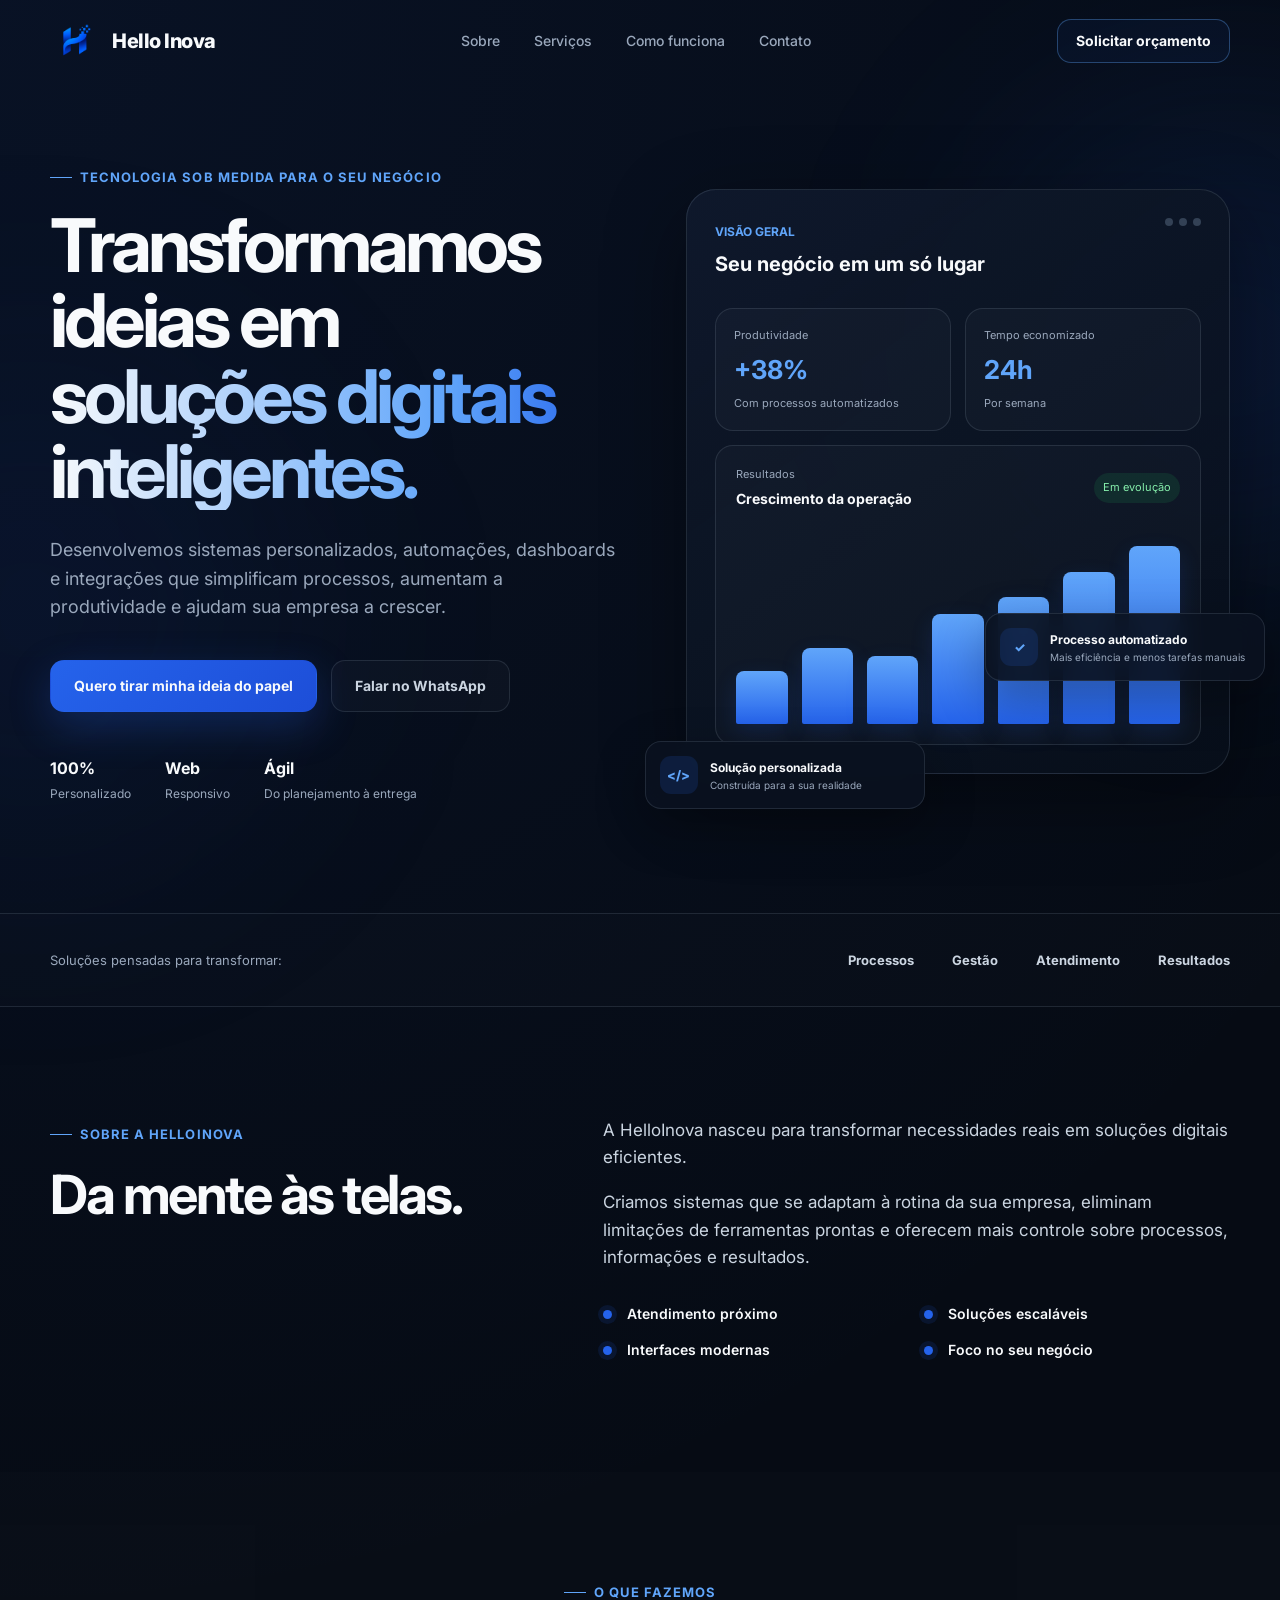
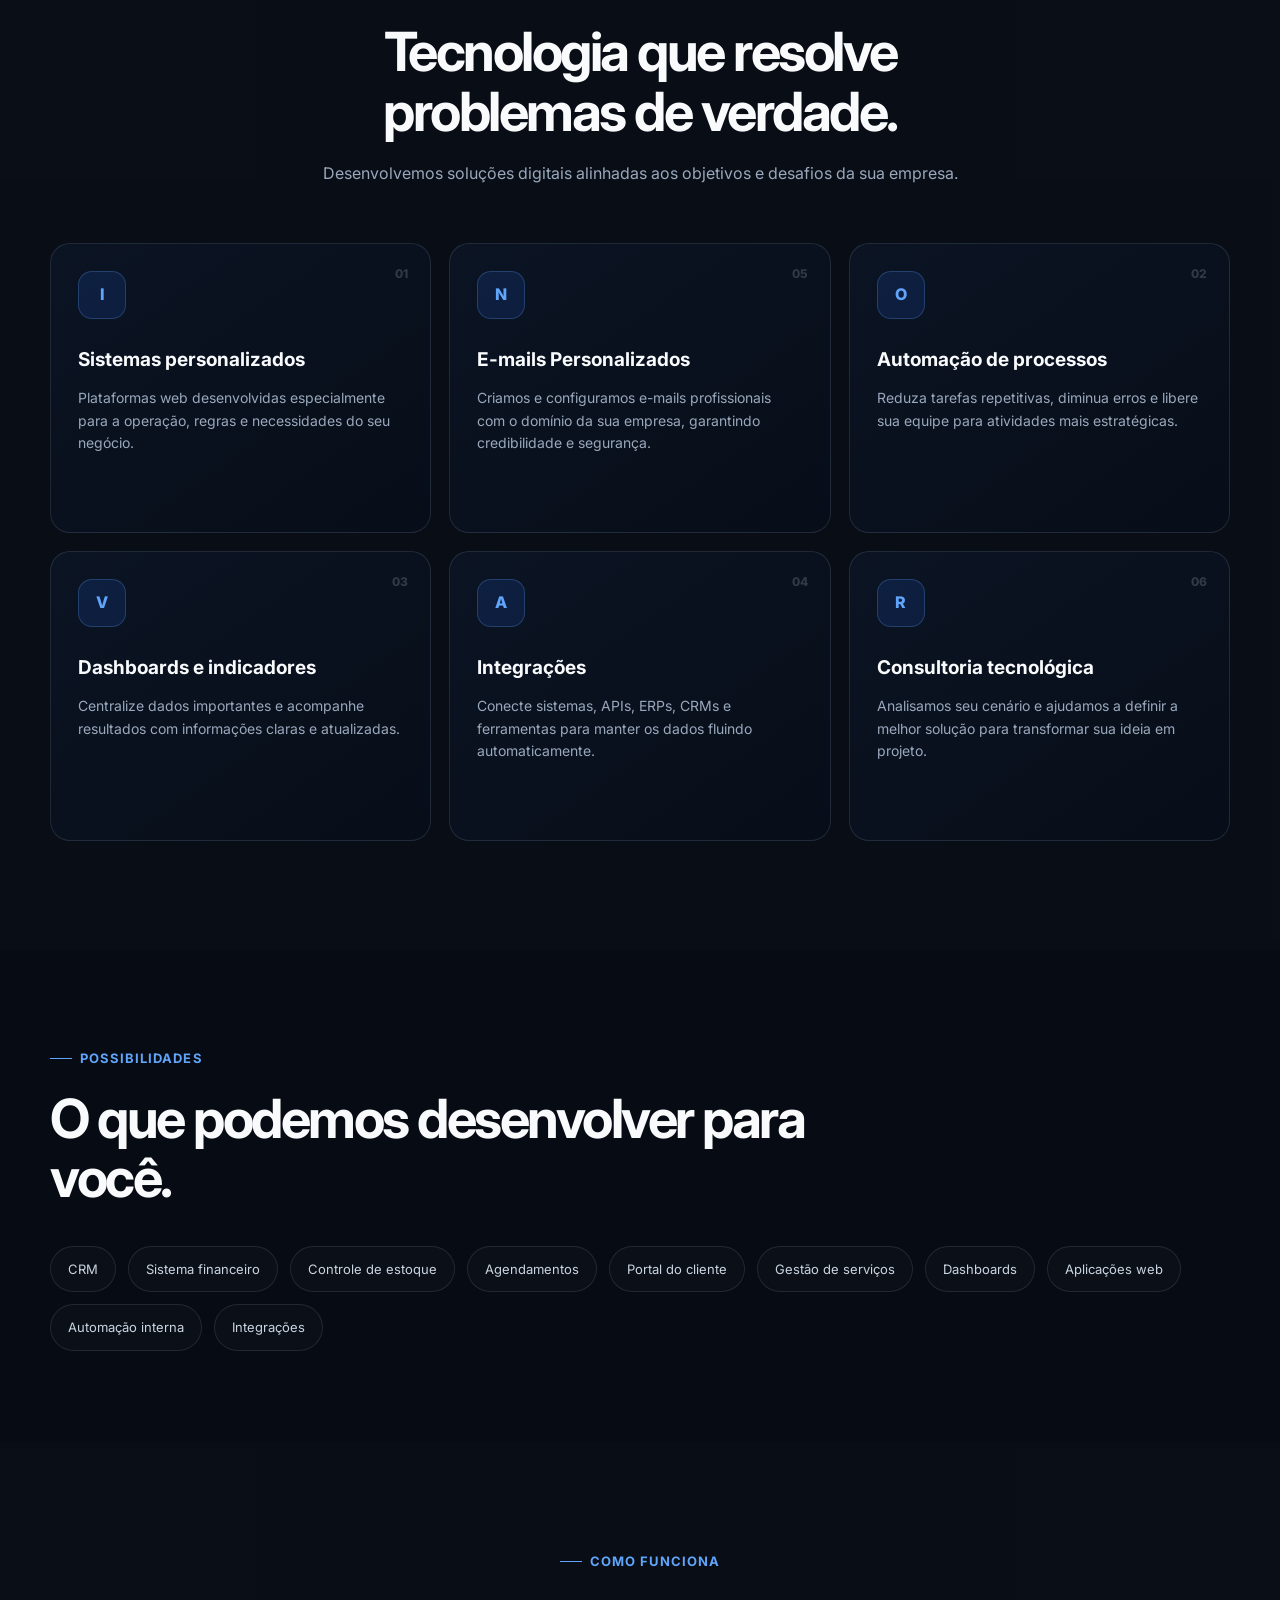
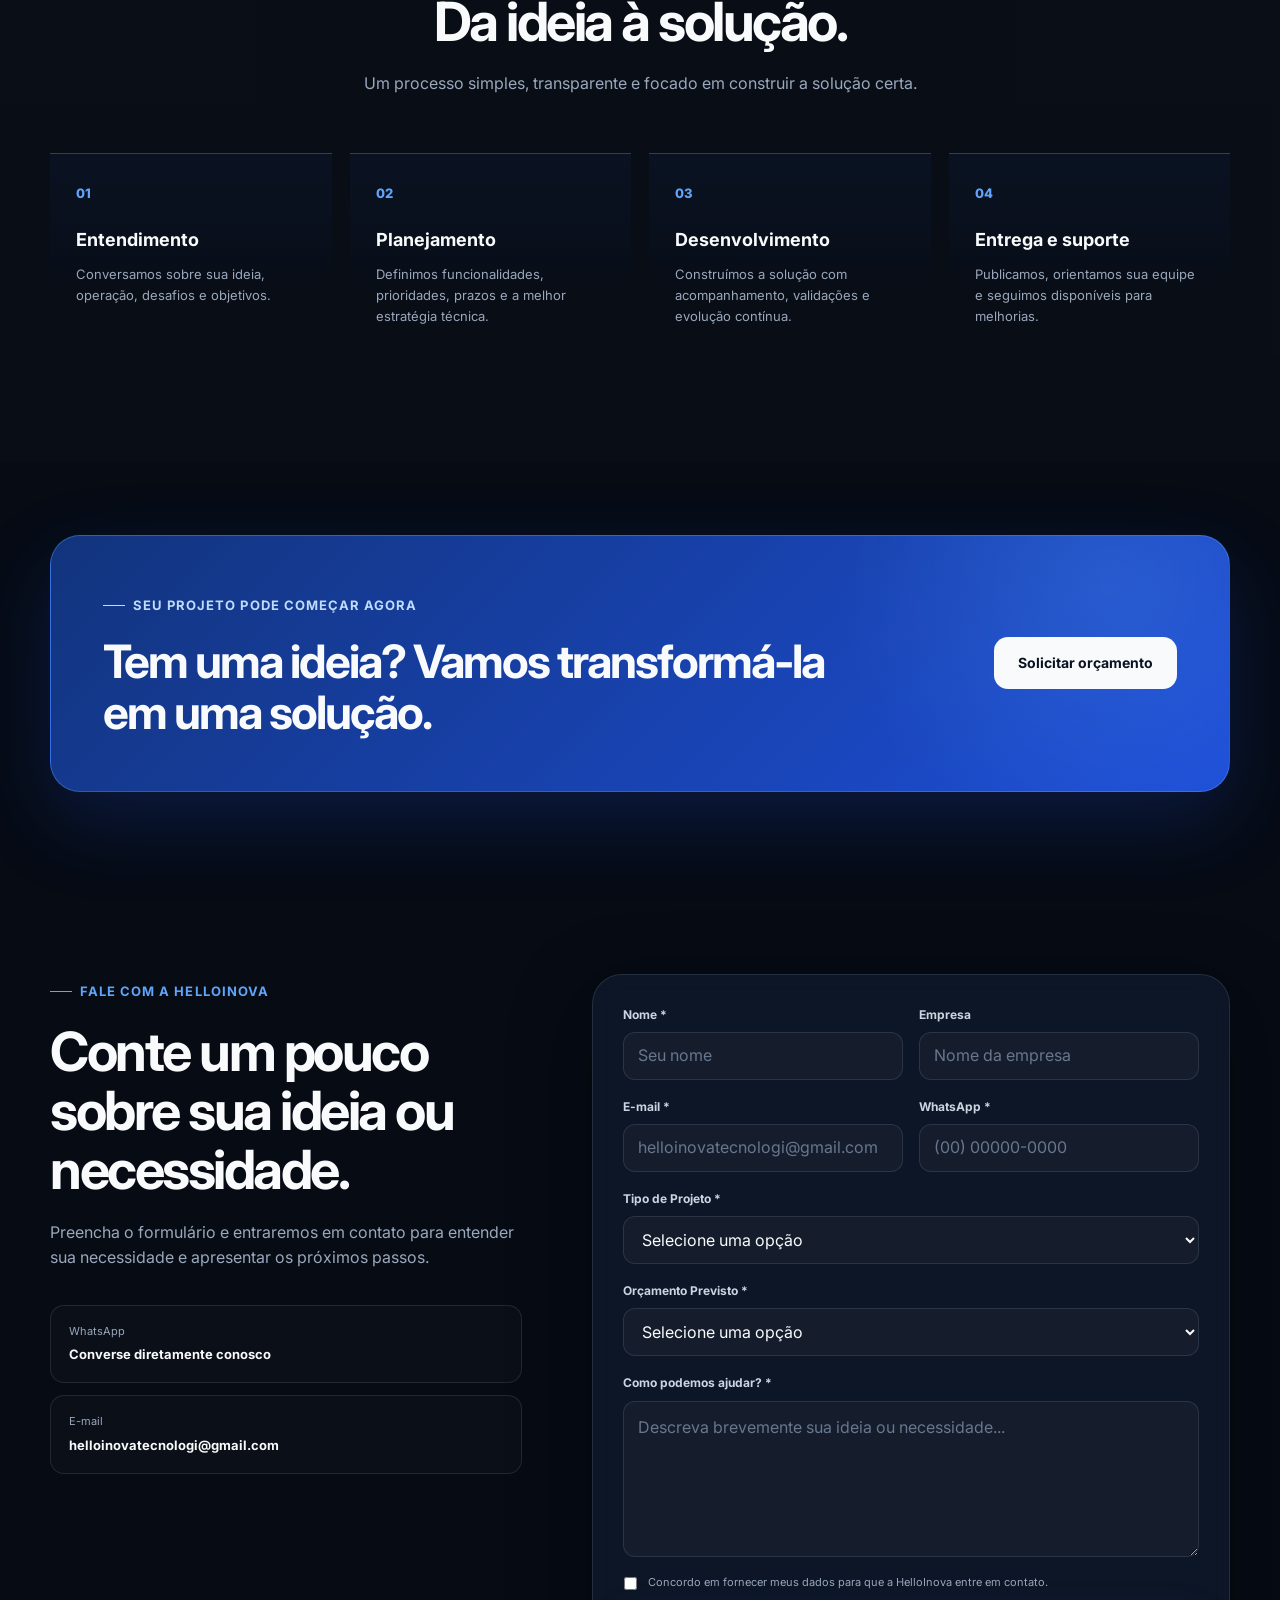
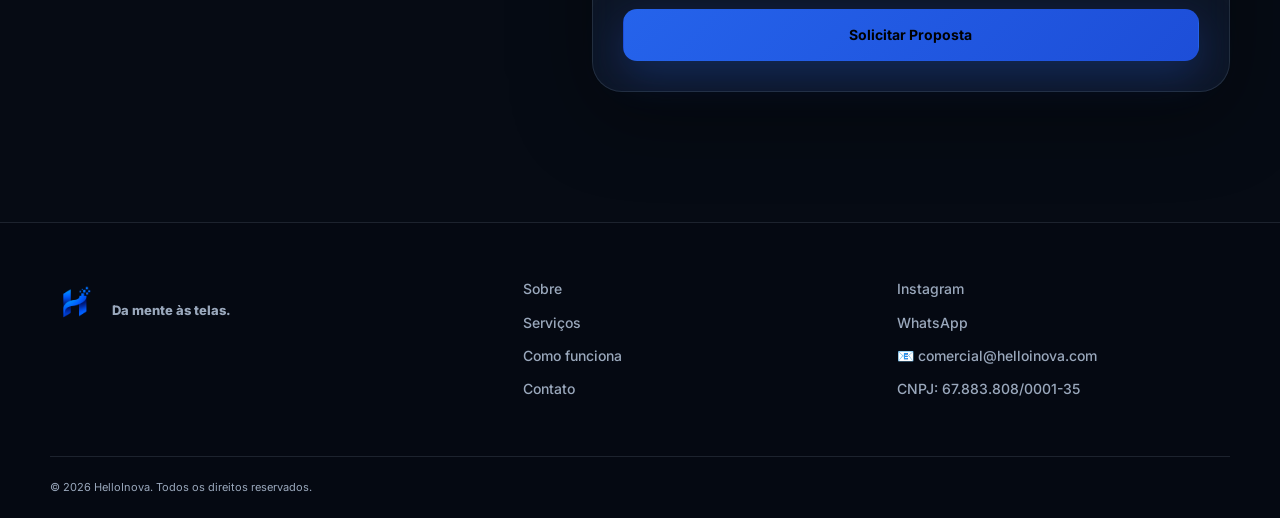
<file: index.html>
<!DOCTYPE html>
<html lang="pt-BR">
<head>
  <meta charset="UTF-8" />
  <meta name="viewport" content="width=device-width, initial-scale=1.0" />

  <link rel="icon" type="image/png" href="img/favicon.ico">

  <title>HelloInova | Sistemas personalizados para o seu negócio</title>
  <meta
    name="description"
    content="A HelloInova desenvolve sistemas personalizados, automações, dashboards e integrações para transformar ideias em soluções digitais."
  />

  <link rel="preconnect" href="https://fonts.googleapis.com" />
  <link rel="preconnect" href="https://fonts.gstatic.com" crossorigin />
  <link
    href="https://fonts.googleapis.com/css2?family=Inter:wght@400;500;600;700;800&display=swap"
    rel="stylesheet"
  />

  <link rel="stylesheet" href="style.css" />
</head>

<body>
  <div class="background-glow background-glow-one"></div>
  <div class="background-glow background-glow-two"></div>

  <header class="header">
    <div class="container navigation">
      <a class="brand" href="#inicio" aria-label="HelloInova - início">
        <img src="img/logo.png" alt="HelloInova" class="logo" />
        <span class="brand-name">Hello Inova</span>
      </a>

      <button
        class="menu-button"
        id="menuButton"
        type="button"
        aria-label="Abrir menu"
        aria-expanded="false"
        aria-controls="navigationMenu"
      >
        <span></span>
        <span></span>
        <span></span>
      </button>

      <nav class="navigation-menu" id="navigationMenu">
        <a href="#sobre">Sobre</a>
        <a href="#servicos">Serviços</a>
        <a href="#processo">Como funciona</a>
        <a href="#contato">Contato</a>
      </nav>

      <a class="button button-small button-outline desktop-cta" href="#contato">
        Solicitar orçamento
      </a>
    </div>
  </header>

  <main>
    <section class="hero section" id="inicio">
      <div class="container hero-grid">
        <div class="hero-content reveal">
          <span class="eyebrow">
            Tecnologia sob medida para o seu negócio
          </span>

          <h1>
            Transformamos ideias em
            <span>soluções digitais inteligentes.</span>
          </h1>

          <p class="hero-description">
            Desenvolvemos sistemas personalizados, automações, dashboards e
            integrações que simplificam processos, aumentam a produtividade e
            ajudam sua empresa a crescer.
          </p>

          <div class="hero-actions">
            <a class="button button-primary" href="#contato">
              Quero tirar minha ideia do papel
            </a>

            <a
              class="button button-ghost whatsapp-link"
              href="#comtato"
              target="_blank"
              rel="noopener noreferrer"
            >
              Falar no WhatsApp
            </a>
          </div>

          <div class="hero-highlights">
            <div>
              <strong>100%</strong>
              <span>Personalizado</span>
            </div>
            <div>
              <strong>Web</strong>
              <span>Responsivo</span>
            </div>
            <div>
              <strong>Ágil</strong>
              <span>Do planejamento à entrega</span>
            </div>
          </div>
        </div>

        <div class="hero-visual reveal">
          <div class="dashboard-card">
            <div class="dashboard-header">
              <div>
                <span class="dashboard-label">Visão geral</span>
                <h2>Seu negócio em um só lugar</h2>
              </div>

              <div class="window-actions">
                <span></span>
                <span></span>
                <span></span>
              </div>
            </div>

            <div class="dashboard-metrics">
              <article class="metric-card">
                <span>Produtividade</span>
                <strong>+38%</strong>
                <small>Com processos automatizados</small>
              </article>

              <article class="metric-card">
                <span>Tempo economizado</span>
                <strong>24h</strong>
                <small>Por semana</small>
              </article>
            </div>

            <div class="chart-card">
              <div class="chart-heading">
                <div>
                  <span>Resultados</span>
                  <strong>Crescimento da operação</strong>
                </div>
                <span class="chart-status">Em evolução</span>
              </div>

              <div class="chart">
                <span style="height: 28%"></span>
                <span style="height: 40%"></span>
                <span style="height: 36%"></span>
                <span style="height: 58%"></span>
                <span style="height: 67%"></span>
                <span style="height: 80%"></span>
                <span style="height: 94%"></span>
              </div>
            </div>

            <div class="floating-card floating-card-one">
              <span class="floating-icon">✓</span>
              <div>
                <strong>Processo automatizado</strong>
                <span>Mais eficiência e menos tarefas manuais</span>
              </div>
            </div>

            <div class="floating-card floating-card-two">
              <span class="floating-icon">&lt;/&gt;</span>
              <div>
                <strong>Solução personalizada</strong>
                <span>Construída para a sua realidade</span>
              </div>
            </div>
          </div>
        </div>
      </div>
    </section>

    <section class="trust-bar">
      <div class="container trust-content">
        <span>Soluções pensadas para transformar:</span>
        <div class="trust-items">
          <span>Processos</span>
          <span>Gestão</span>
          <span>Atendimento</span>
          <span>Resultados</span>
        </div>
      </div>
    </section>

    <section class="section" id="sobre">
      <div class="container section-grid">
        <div class="section-heading reveal">
          <span class="eyebrow">Sobre a HelloInova</span>
          <h2>Da mente às telas.</h2>
        </div>

        <div class="section-copy reveal">
          <p>
            A HelloInova nasceu para transformar necessidades reais em soluções
            digitais eficientes.
          </p>

          <p>
            Criamos sistemas que se adaptam à rotina da sua empresa, eliminam
            limitações de ferramentas prontas e oferecem mais controle sobre
            processos, informações e resultados.
          </p>

          <div class="feature-list">
            <span>Atendimento próximo</span>
            <span>Soluções escaláveis</span>
            <span>Interfaces modernas</span>
            <span>Foco no seu negócio</span>
          </div>
        </div>
      </div>
    </section>

    <section class="section services-section" id="servicos">
      <div class="container">
        <div class="section-heading centered reveal">
          <span class="eyebrow">O que fazemos</span>
          <h2>Tecnologia que resolve problemas de verdade.</h2>
          <p>
            Desenvolvemos soluções digitais alinhadas aos objetivos e desafios
            da sua empresa.
          </p>
        </div>

        <div class="services-grid">
          <article class="service-card reveal">
            <span class="service-number">01</span>
            <div class="service-icon">I</div>
            <h3>Sistemas personalizados</h3>
            <p>
              Plataformas web desenvolvidas especialmente para a operação,
              regras e necessidades do seu negócio.
            </p>
          </article>

                    <article class="service-card reveal">
            <span class="service-number">05</span>
            <div class="service-icon">N</div>
            <h3>E-mails Personalizados</h3>
            <p>
              Criamos e configuramos e-mails profissionais com o domínio da sua empresa, garantindo credibilidade e segurança.
            </p>
          </article>

          <article class="service-card reveal">
            <span class="service-number">02</span>
            <div class="service-icon">O</div>
            <h3>Automação de processos</h3>
            <p>
              Reduza tarefas repetitivas, diminua erros e libere sua equipe para
              atividades mais estratégicas.
            </p>
          </article>

          <article class="service-card reveal">
            <span class="service-number">03</span>
            <div class="service-icon">V</div>
            <h3>Dashboards e indicadores</h3>
            <p>
              Centralize dados importantes e acompanhe resultados com
              informações claras e atualizadas.
            </p>
          </article>

          <article class="service-card reveal">
            <span class="service-number">04</span>
            <div class="service-icon">A</div>
            <h3>Integrações</h3>
            <p>
              Conecte sistemas, APIs, ERPs, CRMs e ferramentas para manter os
              dados fluindo automaticamente.
            </p>
          </article>

          <article class="service-card reveal">
            <span class="service-number">06</span>
            <div class="service-icon">R</div>
            <h3>Consultoria tecnológica</h3>
            <p>
              Analisamos seu cenário e ajudamos a definir a melhor solução para
              transformar sua ideia em projeto.
            </p>
          </article>
        </div>
      </div>
    </section>

    <section class="section examples-section">
      <div class="container">
        <div class="section-heading reveal">
          <span class="eyebrow">Possibilidades</span>
          <h2>O que podemos desenvolver para você.</h2>
        </div>

        <div class="tag-list reveal">
          <span>CRM</span>
          <span>Sistema financeiro</span>
          <span>Controle de estoque</span>
          <span>Agendamentos</span>
          <span>Portal do cliente</span>
          <span>Gestão de serviços</span>
          <span>Dashboards</span>
          <span>Aplicações web</span>
          <span>Automação interna</span>
          <span>Integrações</span>
        </div>
      </div>
    </section>

    <section class="section process-section" id="processo">
      <div class="container">
        <div class="section-heading centered reveal">
          <span class="eyebrow">Como funciona</span>
          <h2>Da ideia à solução.</h2>
          <p>
            Um processo simples, transparente e focado em construir a solução
            certa.
          </p>
        </div>

        <div class="process-grid">
          <article class="process-card reveal">
            <span>01</span>
            <h3>Entendimento</h3>
            <p>
              Conversamos sobre sua ideia, operação, desafios e objetivos.
            </p>
          </article>

          <article class="process-card reveal">
            <span>02</span>
            <h3>Planejamento</h3>
            <p>
              Definimos funcionalidades, prioridades, prazos e a melhor
              estratégia técnica.
            </p>
          </article>

          <article class="process-card reveal">
            <span>03</span>
            <h3>Desenvolvimento</h3>
            <p>
              Construímos a solução com acompanhamento, validações e evolução
              contínua.
            </p>
          </article>

          <article class="process-card reveal">
            <span>04</span>
            <h3>Entrega e suporte</h3>
            <p>
              Publicamos, orientamos sua equipe e seguimos disponíveis para
              melhorias.
            </p>
          </article>
        </div>
      </div>
    </section>

    <section class="section cta-section">
      <div class="container">
        <div class="cta-card reveal">
          <div>
            <span class="eyebrow">Seu projeto pode começar agora</span>
            <h2>Tem uma ideia? Vamos transformá-la em uma solução.</h2>
          </div>

          <a class="button button-light" href="#contato">
            Solicitar orçamento
          </a>
        </div>
      </div>
    </section>

    <section class="section contact-section" id="contato">
      <div class="container contact-grid">
        <div class="contact-copy reveal">
          <span class="eyebrow">Fale com a HelloInova</span>
          <h2>Conte um pouco sobre sua ideia ou necessidade.</h2>
          <p>
            Preencha o formulário e entraremos em contato para entender sua
            necessidade e apresentar os próximos passos.
          </p>

          <div class="contact-options">
            <a class="contact-option whatsapp-link" href="#" target="_blank" rel="noopener noreferrer">
              <span>WhatsApp</span>
              <strong>Converse diretamente conosco</strong>
            </a>

            <a class="contact-option" href="mailto:helloinovatecnologi@gmail.com">
              <span>E-mail</span>
              <strong>helloinovatecnologi@gmail.com</strong>
            </a>
          </div>
        </div>

        <form class="lead-form reveal" id="leadForm">
          <div class="form-row">
            <div class="form-group">
              <label for="name">Nome *</label>
              <input
                id="name"
                name="name"
                type="text"
                placeholder="Seu nome"
                autocomplete="name"
                required
              />
            </div>

            <div class="form-group">
              <label for="company">Empresa</label>
              <input
                id="company"
                name="company"
                type="text"
                placeholder="Nome da empresa"
                autocomplete="organization"
              />
            </div>
          </div>

          <div class="form-row">
            <div class="form-group">
              <label for="email">E-mail *</label>
              <input
                id="email"
                name="email"
                type="email"
                placeholder="helloinovatecnologi@gmail.com"
                autocomplete="email"
                required
              />
            </div>

            <div class="form-group">
              <label for="phone">WhatsApp *</label>
              <input
                id="phone"
                name="phone"
                type="tel"
                placeholder="(00) 00000-0000"
                autocomplete="tel"
                required
              />
            </div>
          </div>

          <div class="form-group">
            <label for="projectType">Tipo de Projeto *</label>
            <select id="projectType" name="projectType" required>
              <option value="">Selecione uma opção</option>
              <option value="Sistema personalizado">Sistema personalizado</option>
              <option value="E-mail Personalizado">E-mail Personalizado</option>
              <option value="Dashboard">Dashboard</option>
              <option value="Automação de processos">Automação de processos</option>
              <option value="Integração">Integração</option>
              <option value="Landing page ou site">Landing page ou site</option>
              <option value="Outro">Outro</option>
            </select>
          </div>

          <div class="form-group">
            <label for="budget">Orçamento Previsto *</label>

            <select id="budget" name="budget" required>
              <option value="">Selecione uma opção</option>
              <option>Até R$ 1.000</option>
              <option>R$ 1.000 a R$ 3.000</option>
              <option>R$ 3.000 a R$ 10.000</option>
              <option>R$ 10.000 a R$ 30.000</option>
              <option>Acima de R$ 30.000</option>
              <option>Ainda não sei</option>
            </select>
          </div>

          <div class="form-group">
            <label for="message">Como podemos ajudar? *</label>
            <textarea
              id="message"
              name="message"
              rows="5"
              placeholder="Descreva brevemente sua ideia ou necessidade..."
              required
            ></textarea>
          </div>

          <label class="consent">
            <input id="consent" name="consent" type="checkbox" required />
            <span>
              Concordo em fornecer meus dados para que a HelloInova entre em
              contato.
            </span>
          </label>

          <button class="button button-primary button-full" type="submit">
            Solicitar Proposta
          </button>

          <div class="form-message" id="formMessage" role="status"></div>
        </form>
      </div>
    </section>
  </main>

  <footer class="footer">
    <div class="container footer-content">
      <div>
        <a class="brand" href="#inicio">
          <img src="img/logo.png" alt="HelloInova" class="logo" />
          <p>Da mente às telas.</p>
        </a>
      </div>

      <div class="footer-links">
        <a href="#sobre">Sobre</a>
        <a href="#servicos">Serviços</a>
        <a href="#processo">Como funciona</a>
        <a href="#contato">Contato</a>
      </div>

      <div class="footer-social">
        <a href="https://www.instagram.com/helloinova/" target="_blank" rel="noopener noreferrer" aria-label="Instagram da HelloInova">
          Instagram
        </a>

        <a class="whatsapp-link" href="#" target="_blank" rel="noopener noreferrer">
          WhatsApp
        </a>
        <a href="mailto:comercial@helloinova.com" target="_blank" rel="noopener noreferrer" aria-label="E-mail da HelloInova">
          📧 comercial@helloinova.com
        </a>

        <a>CNPJ: 67.883.808/0001-35</a>
      </div>
    </div>

    <div class="container footer-bottom">
      <span>
        © <span id="currentYear"></span> HelloInova. Todos os direitos reservados.
      </span>
    </div>
  </footer>

  <script src="script.js"></script>
</body>
</html>
</file>
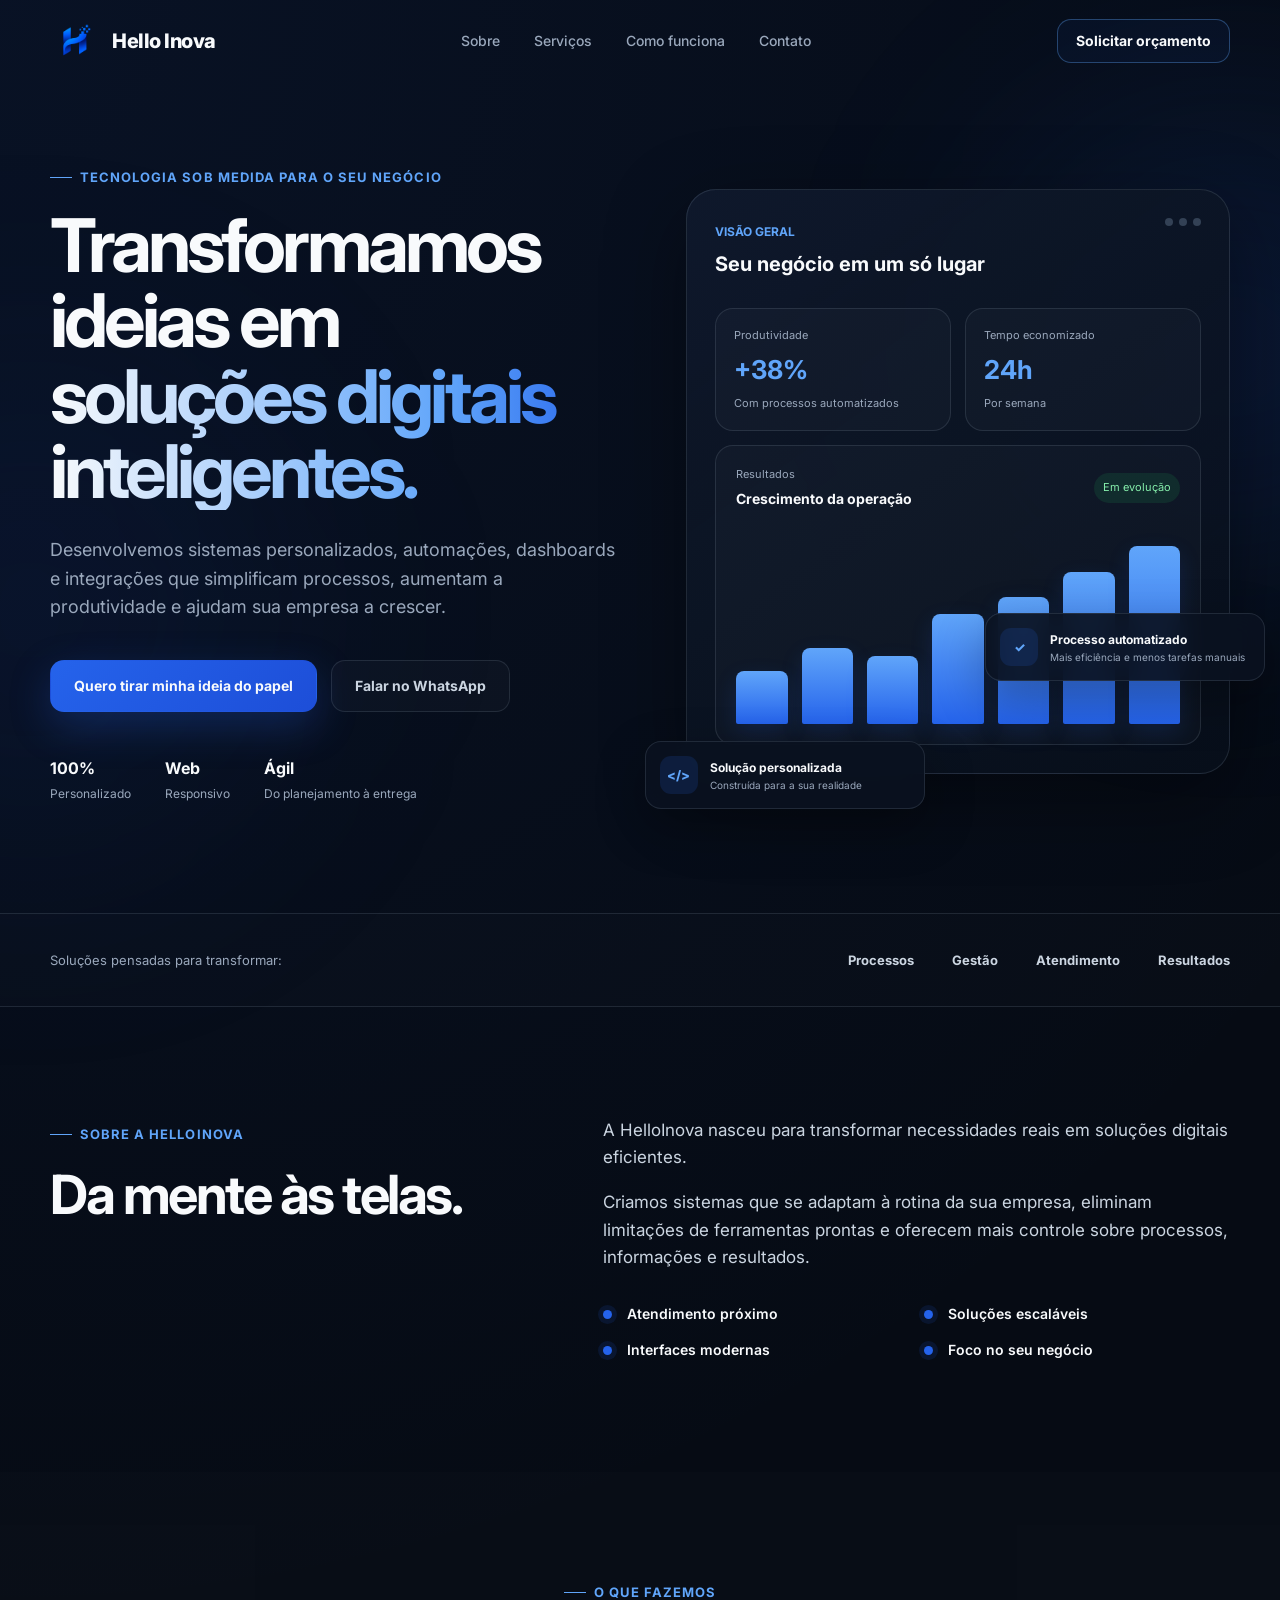
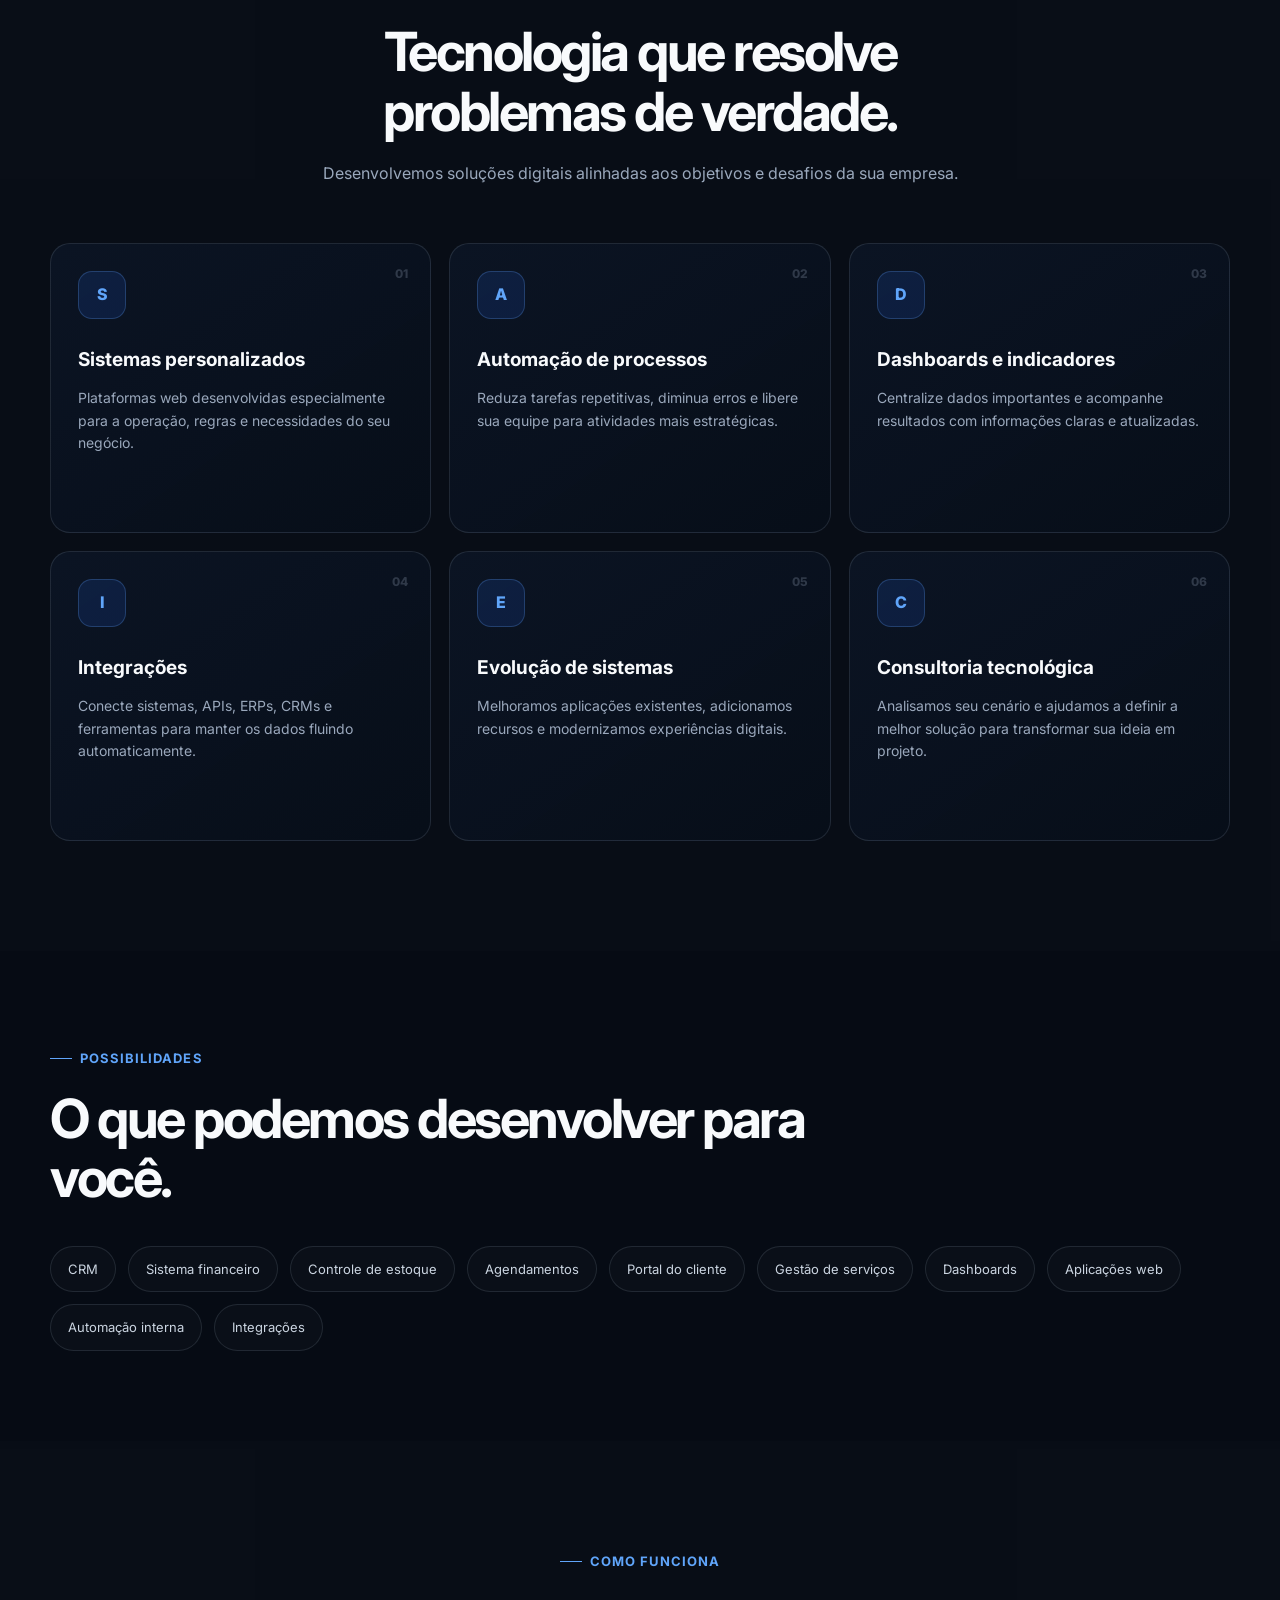
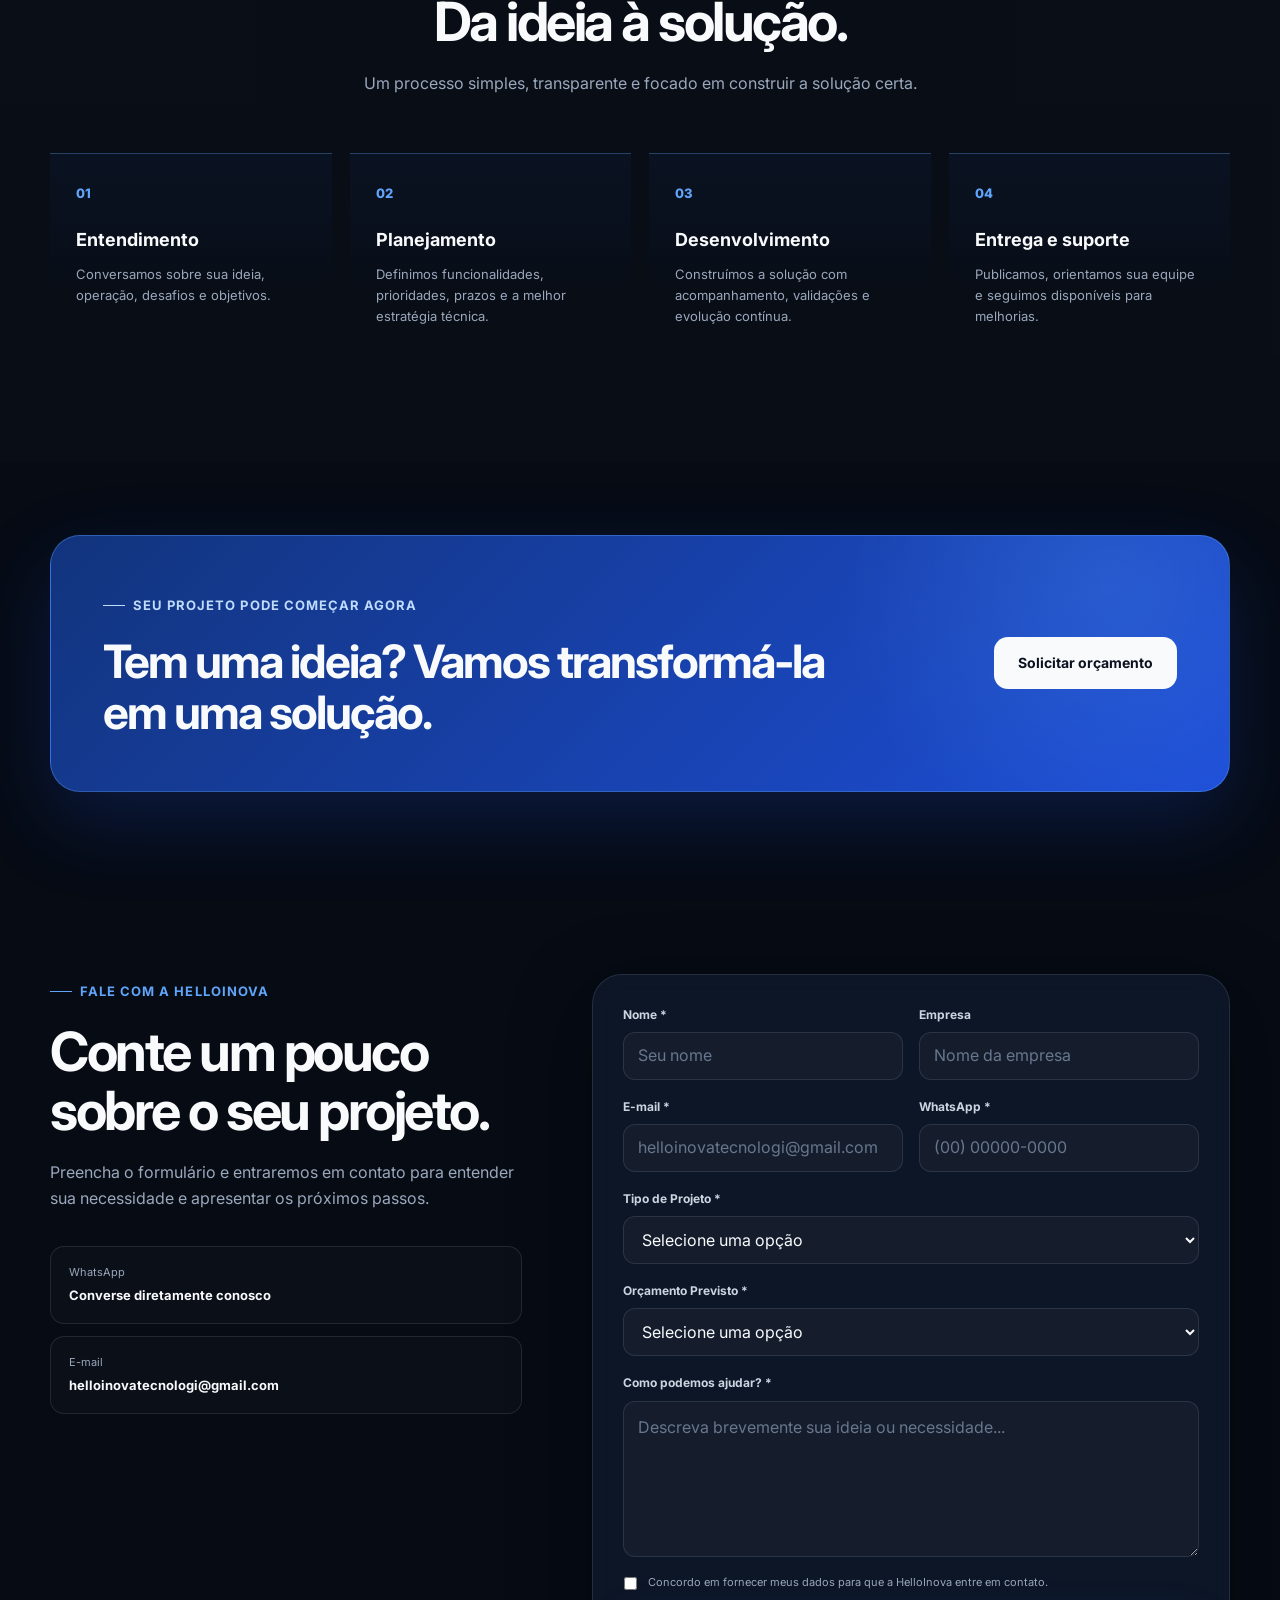
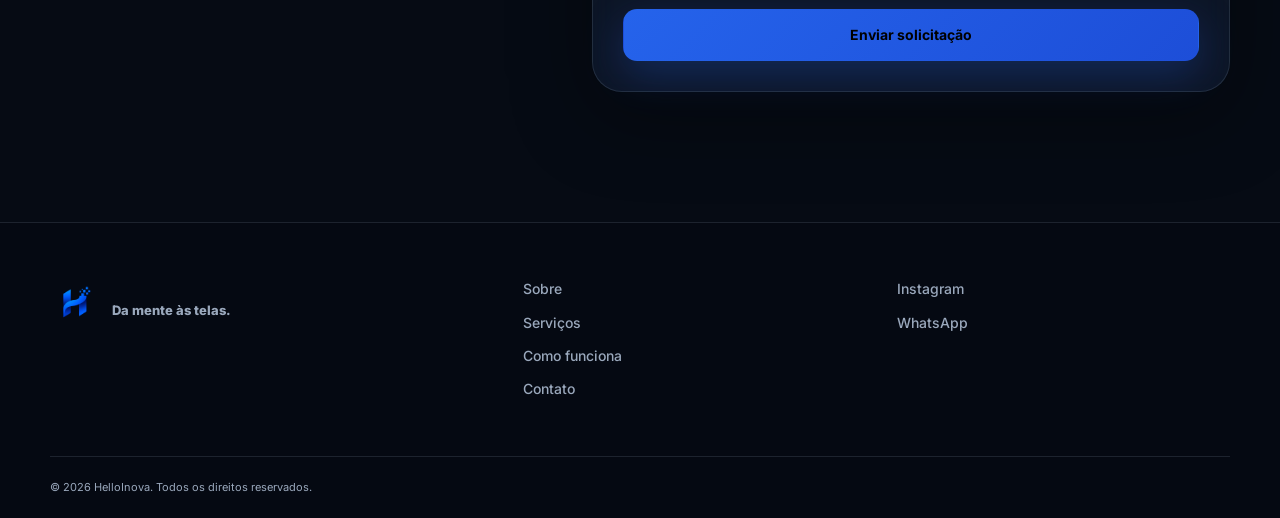
<file: helloinova-landing-page/index.html>
<!DOCTYPE html>
<html lang="pt-BR">
<head>
  <meta charset="UTF-8" />
  <meta name="viewport" content="width=device-width, initial-scale=1.0" />

  <link rel="icon" type="image/png" href="img/favicon.ico">

  <title>HelloInova | Sistemas personalizados para o seu negócio</title>
  <meta
    name="description"
    content="A HelloInova desenvolve sistemas personalizados, automações, dashboards e integrações para transformar ideias em soluções digitais."
  />

  <link rel="preconnect" href="https://fonts.googleapis.com" />
  <link rel="preconnect" href="https://fonts.gstatic.com" crossorigin />
  <link
    href="https://fonts.googleapis.com/css2?family=Inter:wght@400;500;600;700;800&display=swap"
    rel="stylesheet"
  />

  <link rel="stylesheet" href="style.css" />
</head>

<body>
  <div class="background-glow background-glow-one"></div>
  <div class="background-glow background-glow-two"></div>

  <header class="header">
    <div class="container navigation">
      <a class="brand" href="#inicio" aria-label="HelloInova - início">
        <img src="img/logo.png" alt="HelloInova" class="logo" />
        <span class="brand-name">Hello Inova</span>
      </a>

      <button
        class="menu-button"
        id="menuButton"
        type="button"
        aria-label="Abrir menu"
        aria-expanded="false"
        aria-controls="navigationMenu"
      >
        <span></span>
        <span></span>
        <span></span>
      </button>

      <nav class="navigation-menu" id="navigationMenu">
        <a href="#sobre">Sobre</a>
        <a href="#servicos">Serviços</a>
        <a href="#processo">Como funciona</a>
        <a href="#contato">Contato</a>
      </nav>

      <a class="button button-small button-outline desktop-cta" href="#contato">
        Solicitar orçamento
      </a>
    </div>
  </header>

  <main>
    <section class="hero section" id="inicio">
      <div class="container hero-grid">
        <div class="hero-content reveal">
          <span class="eyebrow">
            Tecnologia sob medida para o seu negócio
          </span>

          <h1>
            Transformamos ideias em
            <span>soluções digitais inteligentes.</span>
          </h1>

          <p class="hero-description">
            Desenvolvemos sistemas personalizados, automações, dashboards e
            integrações que simplificam processos, aumentam a produtividade e
            ajudam sua empresa a crescer.
          </p>

          <div class="hero-actions">
            <a class="button button-primary" href="#contato">
              Quero tirar minha ideia do papel
            </a>

            <a
              class="button button-ghost whatsapp-link"
              href="#"
              target="_blank"
              rel="noopener noreferrer"
            >
              Falar no WhatsApp
            </a>
          </div>

          <div class="hero-highlights">
            <div>
              <strong>100%</strong>
              <span>Personalizado</span>
            </div>
            <div>
              <strong>Web</strong>
              <span>Responsivo</span>
            </div>
            <div>
              <strong>Ágil</strong>
              <span>Do planejamento à entrega</span>
            </div>
          </div>
        </div>

        <div class="hero-visual reveal">
          <div class="dashboard-card">
            <div class="dashboard-header">
              <div>
                <span class="dashboard-label">Visão geral</span>
                <h2>Seu negócio em um só lugar</h2>
              </div>

              <div class="window-actions">
                <span></span>
                <span></span>
                <span></span>
              </div>
            </div>

            <div class="dashboard-metrics">
              <article class="metric-card">
                <span>Produtividade</span>
                <strong>+38%</strong>
                <small>Com processos automatizados</small>
              </article>

              <article class="metric-card">
                <span>Tempo economizado</span>
                <strong>24h</strong>
                <small>Por semana</small>
              </article>
            </div>

            <div class="chart-card">
              <div class="chart-heading">
                <div>
                  <span>Resultados</span>
                  <strong>Crescimento da operação</strong>
                </div>
                <span class="chart-status">Em evolução</span>
              </div>

              <div class="chart">
                <span style="height: 28%"></span>
                <span style="height: 40%"></span>
                <span style="height: 36%"></span>
                <span style="height: 58%"></span>
                <span style="height: 67%"></span>
                <span style="height: 80%"></span>
                <span style="height: 94%"></span>
              </div>
            </div>

            <div class="floating-card floating-card-one">
              <span class="floating-icon">✓</span>
              <div>
                <strong>Processo automatizado</strong>
                <span>Mais eficiência e menos tarefas manuais</span>
              </div>
            </div>

            <div class="floating-card floating-card-two">
              <span class="floating-icon">&lt;/&gt;</span>
              <div>
                <strong>Solução personalizada</strong>
                <span>Construída para a sua realidade</span>
              </div>
            </div>
          </div>
        </div>
      </div>
    </section>

    <section class="trust-bar">
      <div class="container trust-content">
        <span>Soluções pensadas para transformar:</span>
        <div class="trust-items">
          <span>Processos</span>
          <span>Gestão</span>
          <span>Atendimento</span>
          <span>Resultados</span>
        </div>
      </div>
    </section>

    <section class="section" id="sobre">
      <div class="container section-grid">
        <div class="section-heading reveal">
          <span class="eyebrow">Sobre a HelloInova</span>
          <h2>Da mente às telas.</h2>
        </div>

        <div class="section-copy reveal">
          <p>
            A HelloInova nasceu para transformar necessidades reais em soluções
            digitais eficientes.
          </p>

          <p>
            Criamos sistemas que se adaptam à rotina da sua empresa, eliminam
            limitações de ferramentas prontas e oferecem mais controle sobre
            processos, informações e resultados.
          </p>

          <div class="feature-list">
            <span>Atendimento próximo</span>
            <span>Soluções escaláveis</span>
            <span>Interfaces modernas</span>
            <span>Foco no seu negócio</span>
          </div>
        </div>
      </div>
    </section>

    <section class="section services-section" id="servicos">
      <div class="container">
        <div class="section-heading centered reveal">
          <span class="eyebrow">O que fazemos</span>
          <h2>Tecnologia que resolve problemas de verdade.</h2>
          <p>
            Desenvolvemos soluções digitais alinhadas aos objetivos e desafios
            da sua empresa.
          </p>
        </div>

        <div class="services-grid">
          <article class="service-card reveal">
            <span class="service-number">01</span>
            <div class="service-icon">S</div>
            <h3>Sistemas personalizados</h3>
            <p>
              Plataformas web desenvolvidas especialmente para a operação,
              regras e necessidades do seu negócio.
            </p>
          </article>

          <article class="service-card reveal">
            <span class="service-number">02</span>
            <div class="service-icon">A</div>
            <h3>Automação de processos</h3>
            <p>
              Reduza tarefas repetitivas, diminua erros e libere sua equipe para
              atividades mais estratégicas.
            </p>
          </article>

          <article class="service-card reveal">
            <span class="service-number">03</span>
            <div class="service-icon">D</div>
            <h3>Dashboards e indicadores</h3>
            <p>
              Centralize dados importantes e acompanhe resultados com
              informações claras e atualizadas.
            </p>
          </article>

          <article class="service-card reveal">
            <span class="service-number">04</span>
            <div class="service-icon">I</div>
            <h3>Integrações</h3>
            <p>
              Conecte sistemas, APIs, ERPs, CRMs e ferramentas para manter os
              dados fluindo automaticamente.
            </p>
          </article>

          <article class="service-card reveal">
            <span class="service-number">05</span>
            <div class="service-icon">E</div>
            <h3>Evolução de sistemas</h3>
            <p>
              Melhoramos aplicações existentes, adicionamos recursos e
              modernizamos experiências digitais.
            </p>
          </article>

          <article class="service-card reveal">
            <span class="service-number">06</span>
            <div class="service-icon">C</div>
            <h3>Consultoria tecnológica</h3>
            <p>
              Analisamos seu cenário e ajudamos a definir a melhor solução para
              transformar sua ideia em projeto.
            </p>
          </article>
        </div>
      </div>
    </section>

    <section class="section examples-section">
      <div class="container">
        <div class="section-heading reveal">
          <span class="eyebrow">Possibilidades</span>
          <h2>O que podemos desenvolver para você.</h2>
        </div>

        <div class="tag-list reveal">
          <span>CRM</span>
          <span>Sistema financeiro</span>
          <span>Controle de estoque</span>
          <span>Agendamentos</span>
          <span>Portal do cliente</span>
          <span>Gestão de serviços</span>
          <span>Dashboards</span>
          <span>Aplicações web</span>
          <span>Automação interna</span>
          <span>Integrações</span>
        </div>
      </div>
    </section>

    <section class="section process-section" id="processo">
      <div class="container">
        <div class="section-heading centered reveal">
          <span class="eyebrow">Como funciona</span>
          <h2>Da ideia à solução.</h2>
          <p>
            Um processo simples, transparente e focado em construir a solução
            certa.
          </p>
        </div>

        <div class="process-grid">
          <article class="process-card reveal">
            <span>01</span>
            <h3>Entendimento</h3>
            <p>
              Conversamos sobre sua ideia, operação, desafios e objetivos.
            </p>
          </article>

          <article class="process-card reveal">
            <span>02</span>
            <h3>Planejamento</h3>
            <p>
              Definimos funcionalidades, prioridades, prazos e a melhor
              estratégia técnica.
            </p>
          </article>

          <article class="process-card reveal">
            <span>03</span>
            <h3>Desenvolvimento</h3>
            <p>
              Construímos a solução com acompanhamento, validações e evolução
              contínua.
            </p>
          </article>

          <article class="process-card reveal">
            <span>04</span>
            <h3>Entrega e suporte</h3>
            <p>
              Publicamos, orientamos sua equipe e seguimos disponíveis para
              melhorias.
            </p>
          </article>
        </div>
      </div>
    </section>

    <section class="section cta-section">
      <div class="container">
        <div class="cta-card reveal">
          <div>
            <span class="eyebrow">Seu projeto pode começar agora</span>
            <h2>Tem uma ideia? Vamos transformá-la em uma solução.</h2>
          </div>

          <a class="button button-light" href="#contato">
            Solicitar orçamento
          </a>
        </div>
      </div>
    </section>

    <section class="section contact-section" id="contato">
      <div class="container contact-grid">
        <div class="contact-copy reveal">
          <span class="eyebrow">Fale com a HelloInova</span>
          <h2>Conte um pouco sobre o seu projeto.</h2>
          <p>
            Preencha o formulário e entraremos em contato para entender sua
            necessidade e apresentar os próximos passos.
          </p>

          <div class="contact-options">
            <a class="contact-option whatsapp-link" href="#" target="_blank" rel="noopener noreferrer">
              <span>WhatsApp</span>
              <strong>Converse diretamente conosco</strong>
            </a>

            <a class="contact-option" href="mailto:helloinovatecnologi@gmail.com">
              <span>E-mail</span>
              <strong>helloinovatecnologi@gmail.com</strong>
            </a>
          </div>
        </div>

        <form class="lead-form reveal" id="leadForm">
          <div class="form-row">
            <div class="form-group">
              <label for="name">Nome *</label>
              <input
                id="name"
                name="name"
                type="text"
                placeholder="Seu nome"
                autocomplete="name"
                required
              />
            </div>

            <div class="form-group">
              <label for="company">Empresa</label>
              <input
                id="company"
                name="company"
                type="text"
                placeholder="Nome da empresa"
                autocomplete="organization"
              />
            </div>
          </div>

          <div class="form-row">
            <div class="form-group">
              <label for="email">E-mail *</label>
              <input
                id="email"
                name="email"
                type="email"
                placeholder="helloinovatecnologi@gmail.com"
                autocomplete="email"
                required
              />
            </div>

            <div class="form-group">
              <label for="phone">WhatsApp *</label>
              <input
                id="phone"
                name="phone"
                type="tel"
                placeholder="(00) 00000-0000"
                autocomplete="tel"
                required
              />
            </div>
          </div>

          <div class="form-group">
            <label for="projectType">Tipo de Projeto *</label>
            <select id="projectType" name="projectType" required>
              <option value="">Selecione uma opção</option>
              <option value="Sistema personalizado">Sistema personalizado</option>
              <option value="Automação de processos">Automação de processos</option>
              <option value="Dashboard">Dashboard</option>
              <option value="Integração">Integração</option>
              <option value="Landing page ou site">Landing page ou site</option>
              <option value="Outro">Outro</option>
            </select>
          </div>

          <div class="form-group">
            <label for="budget">Orçamento Previsto *</label>

            <select id="budget" name="budget" required>
              <option value="">Selecione uma opção</option>
              <option>Até R$ 3.000</option>
              <option>R$ 3.000 a R$ 10.000</option>
              <option>R$ 10.000 a R$ 30.000</option>
              <option>Acima de R$ 30.000</option>
              <option>Ainda não sei</option>
            </select>
          </div>

          <div class="form-group">
            <label for="message">Como podemos ajudar? *</label>
            <textarea
              id="message"
              name="message"
              rows="5"
              placeholder="Descreva brevemente sua ideia ou necessidade..."
              required
            ></textarea>
          </div>

          <label class="consent">
            <input id="consent" name="consent" type="checkbox" required />
            <span>
              Concordo em fornecer meus dados para que a HelloInova entre em
              contato.
            </span>
          </label>

          <button class="button button-primary button-full" type="submit">
            Enviar solicitação
          </button>

          <div class="form-message" id="formMessage" role="status"></div>
        </form>
      </div>
    </section>
  </main>

  <footer class="footer">
    <div class="container footer-content">
      <div>
        <a class="brand" href="#inicio">
          <img src="img/logo.png" alt="HelloInova" class="logo" />
        <p>Da mente às telas.</p>

        </a>
      </div>

      <div class="footer-links">
        <a href="#sobre">Sobre</a>
        <a href="#servicos">Serviços</a>
        <a href="#processo">Como funciona</a>
        <a href="#contato">Contato</a>
      </div>

      <div class="footer-social">
        <a href="#" aria-label="Instagram da HelloInova">Instagram</a>
        <a class="whatsapp-link" href="#" target="_blank" rel="noopener noreferrer">
          WhatsApp
        </a>
      </div>
    </div>

    <div class="container footer-bottom">
      <span>
        © <span id="currentYear"></span> HelloInova. Todos os direitos reservados.
      </span>
    </div>
  </footer>

  <script src="script.js"></script>
</body>
</html>
</file>
<file: style.css>
:root {
  --background: #060b14;
  --background-soft: #0a1220;
  --surface: rgba(15, 25, 43, 0.82);
  --surface-solid: #0f192b;
  --surface-light: #16233a;
  --border: rgba(148, 163, 184, 0.17);
  --border-strong: rgba(96, 165, 250, 0.35);
  --primary: #2563eb;
  --primary-light: #60a5fa;
  --primary-soft: rgba(37, 99, 235, 0.15);
  --text: #f8fafc;
  --text-muted: #9aa8bc;
  --text-soft: #cbd5e1;
  --success: #22c55e;
  --shadow: 0 24px 80px rgba(0, 0, 0, 0.38);
  --radius-small: 12px;
  --radius-medium: 20px;
  --radius-large: 30px;
  --container: 1180px;
}

* {
  box-sizing: border-box;
  margin: 0;
  padding: 0;
}

html {
  scroll-behavior: smooth;
}

body {
  min-height: 100vh;
  overflow-x: hidden;
  background:
    radial-gradient(circle at top left, rgba(37, 99, 235, 0.08), transparent 30%),
    var(--background);
  color: var(--text);
  font-family: "Inter", sans-serif;
  line-height: 1.6;
}

body.menu-open {
  overflow: hidden;
}

a {
  color: inherit;
  text-decoration: none;
}

button,
input,
select,
textarea {
  font: inherit;
}

button {
  cursor: pointer;
}

.container {
  width: min(calc(100% - 40px), var(--container));
  margin-inline: auto;
}

.section {
  position: relative;
  padding: 110px 0;
}

.background-glow {
  position: fixed;
  z-index: -1;
  border-radius: 50%;
  filter: blur(120px);
  pointer-events: none;
}

.background-glow-one {
  top: 120px;
  right: -180px;
  width: 460px;
  height: 460px;
  background: rgba(37, 99, 235, 0.13);
}

.background-glow-two {
  bottom: 40px;
  left: -220px;
  width: 500px;
  height: 500px;
  background: rgba(30, 64, 175, 0.09);
}

.header {
  position: fixed;
  z-index: 1000;
  top: 0;
  width: 100%;
  border-bottom: 1px solid transparent;
  transition: 0.3s ease;
}

.header.scrolled {
  border-color: var(--border);
  background: rgba(6, 11, 20, 0.84);
  backdrop-filter: blur(18px);
}

.navigation {
  display: flex;
  align-items: center;
  justify-content: space-between;
  min-height: 82px;
}

.brand {
  display: inline-flex;
  align-items: center;
  gap: 12px;
  font-weight: 800;
}

.brand-symbol {
  display: grid;
  width: 42px;
  height: 42px;
  place-items: center;
  border: 1px solid rgba(96, 165, 250, 0.48);
  border-radius: 13px;
  background: linear-gradient(145deg, var(--primary), #0f2c74);
  box-shadow: 0 10px 30px rgba(37, 99, 235, 0.28);
  font-size: 21px;
}

.brand-name {
  font-size: 20px;
  letter-spacing: -0.5px;
}

.navigation-menu {
  display: flex;
  align-items: center;
  gap: 34px;
}

.navigation-menu a,
.footer-links a,
.footer-social a {
  color: var(--text-muted);
  font-size: 14px;
  font-weight: 500;
  transition: 0.2s ease;
}

.navigation-menu a:hover,
.footer-links a:hover,
.footer-social a:hover {
  color: var(--text);
}

.menu-button {
  display: none;
  border: 0;
  background: transparent;
}

.menu-button span {
  display: block;
  width: 25px;
  height: 2px;
  margin: 5px 0;
  border-radius: 999px;
  background: var(--text);
  transition: 0.25s ease;
}

.button {
  display: inline-flex;
  min-height: 52px;
  align-items: center;
  justify-content: center;
  gap: 10px;
  padding: 0 23px;
  border: 1px solid transparent;
  border-radius: 14px;
  font-size: 14px;
  font-weight: 700;
  transition:
    transform 0.2s ease,
    border-color 0.2s ease,
    background 0.2s ease,
    box-shadow 0.2s ease;
}

.button:hover {
  transform: translateY(-2px);
}

.button-small {
  min-height: 44px;
  padding-inline: 18px;
}

.button-primary {
  background: linear-gradient(135deg, var(--primary), #1d4ed8);
  box-shadow: 0 14px 40px rgba(37, 99, 235, 0.26);
}

.button-primary:hover {
  box-shadow: 0 18px 48px rgba(37, 99, 235, 0.38);
}

.button-outline {
  border-color: var(--border-strong);
  background: rgba(37, 99, 235, 0.05);
}

.button-ghost {
  border-color: var(--border);
  background: rgba(255, 255, 255, 0.025);
  color: var(--text-soft);
}

.button-ghost:hover,
.button-outline:hover {
  border-color: rgba(96, 165, 250, 0.58);
  background: rgba(37, 99, 235, 0.1);
}

.button-light {
  background: var(--text);
  color: #0a1220;
}

.button-full {
  width: 100%;
}

.eyebrow {
  display: inline-flex;
  align-items: center;
  gap: 8px;
  margin-bottom: 20px;
  color: var(--primary-light);
  font-size: 13px;
  font-weight: 700;
  letter-spacing: 0.08em;
  text-transform: uppercase;
}

.eyebrow::before {
  width: 22px;
  height: 1px;
  background: currentColor;
  content: "";
}

.hero {
  display: flex;
  min-height: 790px;
  align-items: center;
  padding-top: 160px;
}

.hero-grid {
  display: grid;
  grid-template-columns: 1.02fr 0.98fr;
  align-items: center;
  gap: 70px;
}

.hero h1 {
  max-width: 760px;
  font-size: clamp(44px, 6vw, 74px);
  line-height: 1.02;
  letter-spacing: -4px;
}

.hero h1 span {
  display: block;
  background: linear-gradient(90deg, #f8fafc, #60a5fa 70%, #2563eb);
  -webkit-background-clip: text;
  background-clip: text;
  color: transparent;
}

.hero-description {
  max-width: 670px;
  margin-top: 26px;
  color: var(--text-muted);
  font-size: 18px;
}

.hero-actions {
  display: flex;
  flex-wrap: wrap;
  gap: 14px;
  margin-top: 38px;
}

.hero-highlights {
  display: flex;
  flex-wrap: wrap;
  gap: 34px;
  margin-top: 44px;
}

.hero-highlights div {
  display: grid;
  gap: 2px;
}

.hero-highlights strong {
  font-size: 16px;
}

.hero-highlights span {
  color: var(--text-muted);
  font-size: 12px;
}

.hero-visual {
  position: relative;
}

.dashboard-card {
  position: relative;
  min-height: 530px;
  padding: 28px;
  border: 1px solid var(--border);
  border-radius: var(--radius-large);
  background:
    linear-gradient(145deg, rgba(15, 25, 43, 0.96), rgba(8, 15, 27, 0.88));
  box-shadow: var(--shadow);
}

.dashboard-card::before {
  position: absolute;
  z-index: -1;
  inset: -1px;
  border-radius: inherit;
  background: linear-gradient(145deg, rgba(96, 165, 250, 0.25), transparent 45%);
  content: "";
  opacity: 0.5;
}

.dashboard-header {
  display: flex;
  align-items: flex-start;
  justify-content: space-between;
}

.dashboard-label {
  color: var(--primary-light);
  font-size: 12px;
  font-weight: 700;
  text-transform: uppercase;
}

.dashboard-header h2 {
  margin-top: 5px;
  font-size: 20px;
}

.window-actions {
  display: flex;
  gap: 6px;
}

.window-actions span {
  width: 8px;
  height: 8px;
  border-radius: 50%;
  background: #334155;
}

.dashboard-metrics {
  display: grid;
  grid-template-columns: repeat(2, 1fr);
  gap: 14px;
  margin-top: 28px;
}

.metric-card,
.chart-card {
  border: 1px solid var(--border);
  border-radius: 18px;
  background: rgba(255, 255, 255, 0.025);
}

.metric-card {
  display: grid;
  gap: 4px;
  padding: 18px;
}

.metric-card span,
.chart-heading span,
.metric-card small {
  color: var(--text-muted);
  font-size: 11px;
}

.metric-card strong {
  color: var(--primary-light);
  font-size: 26px;
}

.chart-card {
  margin-top: 14px;
  padding: 20px;
}

.chart-heading {
  display: flex;
  align-items: center;
  justify-content: space-between;
}

.chart-heading div {
  display: grid;
  gap: 4px;
}

.chart-heading strong {
  font-size: 14px;
}

.chart-status {
  padding: 6px 9px;
  border-radius: 999px;
  background: rgba(34, 197, 94, 0.12);
  color: #86efac !important;
}

.chart {
  display: flex;
  height: 190px;
  align-items: end;
  gap: 14px;
  margin-top: 24px;
}

.chart span {
  flex: 1;
  min-width: 18px;
  border-radius: 8px 8px 2px 2px;
  background: linear-gradient(180deg, var(--primary-light), var(--primary));
  box-shadow: 0 8px 22px rgba(37, 99, 235, 0.16);
}

.floating-card {
  position: absolute;
  display: flex;
  width: 280px;
  align-items: center;
  gap: 12px;
  padding: 14px;
  border: 1px solid var(--border);
  border-radius: 16px;
  background: rgba(10, 18, 32, 0.92);
  box-shadow: 0 18px 50px rgba(0, 0, 0, 0.3);
  backdrop-filter: blur(12px);
}

.floating-card-one {
  right: -36px;
  bottom: 92px;
}

.floating-card-two {
  bottom: -36px;
  left: -42px;
}

.floating-icon {
  display: grid;
  width: 38px;
  height: 38px;
  flex: 0 0 38px;
  place-items: center;
  border-radius: 11px;
  background: var(--primary-soft);
  color: var(--primary-light);
  font-size: 13px;
  font-weight: 800;
}

.floating-card div {
  display: grid;
}

.floating-card strong {
  font-size: 12px;
}

.floating-card div span {
  color: var(--text-muted);
  font-size: 10px;
}

.trust-bar {
  border-block: 1px solid var(--border);
  background: rgba(255, 255, 255, 0.012);
}

.trust-content {
  display: flex;
  min-height: 92px;
  align-items: center;
  justify-content: space-between;
  gap: 30px;
}

.trust-content > span {
  color: var(--text-muted);
  font-size: 13px;
}

.trust-items {
  display: flex;
  flex-wrap: wrap;
  gap: 38px;
}

.trust-items span {
  color: var(--text-soft);
  font-size: 13px;
  font-weight: 700;
}

.section-grid {
  display: grid;
  grid-template-columns: 0.85fr 1.15fr;
  gap: 90px;
}

.section-heading h2 {
  max-width: 760px;
  font-size: clamp(34px, 5vw, 54px);
  line-height: 1.1;
  letter-spacing: -2.5px;
}

.section-heading > p {
  max-width: 650px;
  margin-top: 20px;
  color: var(--text-muted);
}

.section-heading.centered {
  display: grid;
  justify-items: center;
  text-align: center;
}

.section-copy {
  color: var(--text-soft);
  font-size: 17px;
}

.section-copy p + p {
  margin-top: 18px;
}

.feature-list {
  display: grid;
  grid-template-columns: repeat(2, 1fr);
  gap: 14px;
  margin-top: 32px;
}

.feature-list span {
  position: relative;
  padding-left: 24px;
  color: var(--text);
  font-size: 14px;
  font-weight: 600;
}

.feature-list span::before {
  position: absolute;
  top: 7px;
  left: 0;
  width: 9px;
  height: 9px;
  border-radius: 50%;
  background: var(--primary);
  box-shadow: 0 0 0 5px rgba(37, 99, 235, 0.12);
  content: "";
}

.services-section,
.process-section {
  background: rgba(255, 255, 255, 0.012);
}

.services-grid {
  display: grid;
  grid-template-columns: repeat(3, 1fr);
  gap: 18px;
  margin-top: 56px;
}

.service-card {
  position: relative;
  min-height: 290px;
  overflow: hidden;
  padding: 27px;
  border: 1px solid var(--border);
  border-radius: var(--radius-medium);
  background: linear-gradient(145deg, rgba(15, 25, 43, 0.68), rgba(8, 15, 27, 0.72));
  transition:
    transform 0.25s ease,
    border-color 0.25s ease,
    background 0.25s ease;
}

.service-card:hover {
  transform: translateY(-7px);
  border-color: var(--border-strong);
  background: linear-gradient(145deg, rgba(19, 34, 58, 0.85), rgba(8, 15, 27, 0.82));
}

.service-number {
  position: absolute;
  top: 20px;
  right: 22px;
  color: rgba(148, 163, 184, 0.28);
  font-size: 12px;
  font-weight: 800;
}

.service-icon {
  display: grid;
  width: 48px;
  height: 48px;
  place-items: center;
  border: 1px solid rgba(96, 165, 250, 0.25);
  border-radius: 14px;
  background: var(--primary-soft);
  color: var(--primary-light);
  font-weight: 800;
}

.service-card h3 {
  margin-top: 26px;
  font-size: 19px;
}

.service-card p {
  margin-top: 12px;
  color: var(--text-muted);
  font-size: 14px;
}

.examples-section {
  padding-block: 90px;
}

.tag-list {
  display: flex;
  flex-wrap: wrap;
  gap: 12px;
  margin-top: 38px;
}

.tag-list span {
  padding: 12px 17px;
  border: 1px solid var(--border);
  border-radius: 999px;
  background: rgba(255, 255, 255, 0.02);
  color: var(--text-soft);
  font-size: 13px;
  transition: 0.2s ease;
}

.tag-list span:hover {
  border-color: var(--border-strong);
  background: var(--primary-soft);
  color: var(--text);
}

.process-grid {
  display: grid;
  grid-template-columns: repeat(4, 1fr);
  gap: 18px;
  margin-top: 56px;
}

.process-card {
  position: relative;
  padding: 26px;
  border-top: 1px solid var(--border-strong);
  background: linear-gradient(180deg, rgba(37, 99, 235, 0.06), transparent 70%);
}

.process-card span {
  color: var(--primary-light);
  font-size: 13px;
  font-weight: 800;
}

.process-card h3 {
  margin-top: 20px;
  font-size: 18px;
}

.process-card p {
  margin-top: 10px;
  color: var(--text-muted);
  font-size: 13px;
}

.cta-section {
  padding-block: 72px;
}

.cta-card {
  display: flex;
  align-items: center;
  justify-content: space-between;
  gap: 40px;
  padding: 52px;
  border: 1px solid rgba(96, 165, 250, 0.36);
  border-radius: var(--radius-large);
  background:
    radial-gradient(circle at 90% 20%, rgba(96, 165, 250, 0.2), transparent 25%),
    linear-gradient(135deg, #12347d, #1d4ed8);
  box-shadow: 0 30px 80px rgba(29, 78, 216, 0.22);
}

.cta-card h2 {
  max-width: 730px;
  font-size: clamp(30px, 4vw, 46px);
  line-height: 1.12;
  letter-spacing: -2px;
}

.cta-card .eyebrow {
  color: #bfdbfe;
}

.contact-section {
  padding-bottom: 130px;
}

.contact-grid {
  display: grid;
  grid-template-columns: 0.85fr 1.15fr;
  gap: 70px;
  align-items: start;
}

.contact-copy h2 {
  max-width: 520px;
  font-size: clamp(36px, 5vw, 54px);
  line-height: 1.1;
  letter-spacing: -2.5px;
}

.contact-copy > p {
  max-width: 520px;
  margin-top: 20px;
  color: var(--text-muted);
}

.contact-options {
  display: grid;
  gap: 12px;
  margin-top: 34px;
}

.contact-option {
  display: grid;
  gap: 4px;
  padding: 17px 18px;
  border: 1px solid var(--border);
  border-radius: 14px;
  background: rgba(255, 255, 255, 0.02);
  transition: 0.2s ease;
}

.contact-option:hover {
  border-color: var(--border-strong);
  transform: translateX(4px);
}

.contact-option span {
  color: var(--text-muted);
  font-size: 11px;
}

.contact-option strong {
  font-size: 13px;
}

.lead-form {
  padding: 30px;
  border: 1px solid var(--border);
  border-radius: var(--radius-large);
  background: var(--surface);
  box-shadow: var(--shadow);
  backdrop-filter: blur(14px);
}

.form-row {
  display: grid;
  grid-template-columns: repeat(2, 1fr);
  gap: 16px;
}

.form-group {
  display: grid;
  gap: 8px;
  margin-bottom: 17px;
}

.form-group label {
  color: var(--text-soft);
  font-size: 12px;
  font-weight: 700;
}

input,
select,
textarea {
  width: 100%;
  border: 1px solid var(--border);
  border-radius: 12px;
  outline: none;
  background: rgba(255, 255, 255, 0.035);
  color: var(--text);
  transition: 0.2s ease;
}

input,
select {
  min-height: 48px;
  padding: 0 14px;
}

textarea {
  min-height: 135px;
  resize: vertical;
  padding: 13px 14px;
}

input::placeholder,
textarea::placeholder {
  color: #68778d;
}

input:focus,
select:focus,
textarea:focus {
  border-color: var(--primary-light);
  box-shadow: 0 0 0 4px rgba(37, 99, 235, 0.12);
}

select option {
  background: #0f192b;
}

.consent {
  display: flex;
  align-items: flex-start;
  gap: 10px;
  margin: 2px 0 18px;
  color: var(--text-muted);
  font-size: 11px;
}

.consent input {
  width: 15px;
  min-height: auto;
  margin-top: 3px;
  accent-color: var(--primary);
}

.form-message {
  display: none;
  margin-top: 14px;
  padding: 12px 14px;
  border-radius: 11px;
  font-size: 12px;
}

.form-message.success {
  display: block;
  background: rgba(34, 197, 94, 0.12);
  color: #86efac;
}

.form-message.error {
  display: block;
  background: rgba(239, 68, 68, 0.12);
  color: #fca5a5;
}

.footer {
  border-top: 1px solid var(--border);
  background: #050912;
}

.footer-content {
  display: grid;
  grid-template-columns: 1.3fr 1fr 1fr;
  gap: 40px;
  padding: 55px 0;
}

.footer-content > div:first-child p {
  margin-top: 14px;
  color: var(--text-muted);
  font-size: 13px;
}

.footer-links,
.footer-social {
  display: grid;
  align-content: start;
  gap: 11px;
}

.footer-bottom {
  padding: 22px 0;
  border-top: 1px solid var(--border);
  color: var(--text-muted);
  font-size: 11px;
}

.reveal {
  opacity: 0;
  transform: translateY(24px);
  transition:
    opacity 0.7s ease,
    transform 0.7s ease;
}

.reveal.visible {
  opacity: 1;
  transform: translateY(0);
}

@media (max-width: 1050px) {
  .hero-grid,
  .section-grid,
  .contact-grid {
    grid-template-columns: 1fr;
  }

  .hero-grid {
    gap: 90px;
  }

  .hero-content {
    max-width: 760px;
  }

  .hero-visual {
    width: min(100%, 700px);
    margin-inline: auto;
  }

  .services-grid {
    grid-template-columns: repeat(2, 1fr);
  }

  .process-grid {
    grid-template-columns: repeat(2, 1fr);
  }

  .section-grid,
  .contact-grid {
    gap: 45px;
  }
}

@media (max-width: 800px) {
  .section {
    padding: 82px 0;
  }

  .navigation-menu {
    position: fixed;
    top: 81px;
    right: 0;
    left: 0;
    display: grid;
    max-height: 0;
    overflow: hidden;
    gap: 0;
    border-bottom: 1px solid var(--border);
    background: rgba(6, 11, 20, 0.97);
    opacity: 0;
    transition: 0.3s ease;
  }

  .navigation-menu.open {
    max-height: 360px;
    padding: 16px 20px 24px;
    opacity: 1;
  }

  .navigation-menu a {
    padding: 14px 0;
    border-bottom: 1px solid var(--border);
  }

  .menu-button {
    display: block;
  }

  .menu-button.active span:nth-child(1) {
    transform: translateY(7px) rotate(45deg);
  }

  .menu-button.active span:nth-child(2) {
    opacity: 0;
  }

  .menu-button.active span:nth-child(3) {
    transform: translateY(-7px) rotate(-45deg);
  }

  .desktop-cta {
    display: none;
  }

  .hero {
    min-height: auto;
    padding-top: 140px;
  }

  .hero h1 {
    letter-spacing: -2.8px;
  }

  .trust-content,
  .cta-card {
    align-items: flex-start;
    flex-direction: column;
  }

  .trust-content {
    padding-block: 28px;
  }

  .trust-items {
    gap: 20px;
  }

  .floating-card-one {
    right: 10px;
  }

  .floating-card-two {
    left: 10px;
  }

  .cta-card {
    padding: 38px;
  }

  .footer-content {
    grid-template-columns: 1fr 1fr;
  }
}

@media (max-width: 620px) {
  .container {
    width: min(calc(100% - 28px), var(--container));
  }

  .hero {
    padding-top: 120px;
  }

  .hero h1 {
    font-size: 42px;
    letter-spacing: -2px;
  }

  .hero-description {
    font-size: 16px;
  }

  .hero-actions {
    display: grid;
  }

  .button {
    width: 100%;
  }

  .hero-highlights {
    display: grid;
    grid-template-columns: repeat(3, 1fr);
    gap: 16px;
  }

  .dashboard-card {
    min-height: 460px;
    padding: 20px;
  }

  .dashboard-metrics,
  .form-row,
  .feature-list,
  .services-grid,
  .process-grid,
  .footer-content {
    grid-template-columns: 1fr;
  }

  .floating-card {
    position: static;
    width: 100%;
    margin-top: 14px;
  }

  .chart {
    height: 150px;
    gap: 8px;
  }

  .section-heading h2,
  .contact-copy h2 {
    letter-spacing: -1.7px;
  }

  .service-card {
    min-height: 255px;
  }

  .cta-card,
  .lead-form {
    padding: 25px;
  }

  .footer-content {
    gap: 28px;
  }
}
.logo {
    height: 50px;
    width: auto;
    object-fit: contain;
}
</file>
<file: helloinova-landing-page/style.css>
:root {
  --background: #060b14;
  --background-soft: #0a1220;
  --surface: rgba(15, 25, 43, 0.82);
  --surface-solid: #0f192b;
  --surface-light: #16233a;
  --border: rgba(148, 163, 184, 0.17);
  --border-strong: rgba(96, 165, 250, 0.35);
  --primary: #2563eb;
  --primary-light: #60a5fa;
  --primary-soft: rgba(37, 99, 235, 0.15);
  --text: #f8fafc;
  --text-muted: #9aa8bc;
  --text-soft: #cbd5e1;
  --success: #22c55e;
  --shadow: 0 24px 80px rgba(0, 0, 0, 0.38);
  --radius-small: 12px;
  --radius-medium: 20px;
  --radius-large: 30px;
  --container: 1180px;
}

* {
  box-sizing: border-box;
  margin: 0;
  padding: 0;
}

html {
  scroll-behavior: smooth;
}

body {
  min-height: 100vh;
  overflow-x: hidden;
  background:
    radial-gradient(circle at top left, rgba(37, 99, 235, 0.08), transparent 30%),
    var(--background);
  color: var(--text);
  font-family: "Inter", sans-serif;
  line-height: 1.6;
}

body.menu-open {
  overflow: hidden;
}

a {
  color: inherit;
  text-decoration: none;
}

button,
input,
select,
textarea {
  font: inherit;
}

button {
  cursor: pointer;
}

.container {
  width: min(calc(100% - 40px), var(--container));
  margin-inline: auto;
}

.section {
  position: relative;
  padding: 110px 0;
}

.background-glow {
  position: fixed;
  z-index: -1;
  border-radius: 50%;
  filter: blur(120px);
  pointer-events: none;
}

.background-glow-one {
  top: 120px;
  right: -180px;
  width: 460px;
  height: 460px;
  background: rgba(37, 99, 235, 0.13);
}

.background-glow-two {
  bottom: 40px;
  left: -220px;
  width: 500px;
  height: 500px;
  background: rgba(30, 64, 175, 0.09);
}

.header {
  position: fixed;
  z-index: 1000;
  top: 0;
  width: 100%;
  border-bottom: 1px solid transparent;
  transition: 0.3s ease;
}

.header.scrolled {
  border-color: var(--border);
  background: rgba(6, 11, 20, 0.84);
  backdrop-filter: blur(18px);
}

.navigation {
  display: flex;
  align-items: center;
  justify-content: space-between;
  min-height: 82px;
}

.brand {
  display: inline-flex;
  align-items: center;
  gap: 12px;
  font-weight: 800;
}

.brand-symbol {
  display: grid;
  width: 42px;
  height: 42px;
  place-items: center;
  border: 1px solid rgba(96, 165, 250, 0.48);
  border-radius: 13px;
  background: linear-gradient(145deg, var(--primary), #0f2c74);
  box-shadow: 0 10px 30px rgba(37, 99, 235, 0.28);
  font-size: 21px;
}

.brand-name {
  font-size: 20px;
  letter-spacing: -0.5px;
}

.navigation-menu {
  display: flex;
  align-items: center;
  gap: 34px;
}

.navigation-menu a,
.footer-links a,
.footer-social a {
  color: var(--text-muted);
  font-size: 14px;
  font-weight: 500;
  transition: 0.2s ease;
}

.navigation-menu a:hover,
.footer-links a:hover,
.footer-social a:hover {
  color: var(--text);
}

.menu-button {
  display: none;
  border: 0;
  background: transparent;
}

.menu-button span {
  display: block;
  width: 25px;
  height: 2px;
  margin: 5px 0;
  border-radius: 999px;
  background: var(--text);
  transition: 0.25s ease;
}

.button {
  display: inline-flex;
  min-height: 52px;
  align-items: center;
  justify-content: center;
  gap: 10px;
  padding: 0 23px;
  border: 1px solid transparent;
  border-radius: 14px;
  font-size: 14px;
  font-weight: 700;
  transition:
    transform 0.2s ease,
    border-color 0.2s ease,
    background 0.2s ease,
    box-shadow 0.2s ease;
}

.button:hover {
  transform: translateY(-2px);
}

.button-small {
  min-height: 44px;
  padding-inline: 18px;
}

.button-primary {
  background: linear-gradient(135deg, var(--primary), #1d4ed8);
  box-shadow: 0 14px 40px rgba(37, 99, 235, 0.26);
}

.button-primary:hover {
  box-shadow: 0 18px 48px rgba(37, 99, 235, 0.38);
}

.button-outline {
  border-color: var(--border-strong);
  background: rgba(37, 99, 235, 0.05);
}

.button-ghost {
  border-color: var(--border);
  background: rgba(255, 255, 255, 0.025);
  color: var(--text-soft);
}

.button-ghost:hover,
.button-outline:hover {
  border-color: rgba(96, 165, 250, 0.58);
  background: rgba(37, 99, 235, 0.1);
}

.button-light {
  background: var(--text);
  color: #0a1220;
}

.button-full {
  width: 100%;
}

.eyebrow {
  display: inline-flex;
  align-items: center;
  gap: 8px;
  margin-bottom: 20px;
  color: var(--primary-light);
  font-size: 13px;
  font-weight: 700;
  letter-spacing: 0.08em;
  text-transform: uppercase;
}

.eyebrow::before {
  width: 22px;
  height: 1px;
  background: currentColor;
  content: "";
}

.hero {
  display: flex;
  min-height: 790px;
  align-items: center;
  padding-top: 160px;
}

.hero-grid {
  display: grid;
  grid-template-columns: 1.02fr 0.98fr;
  align-items: center;
  gap: 70px;
}

.hero h1 {
  max-width: 760px;
  font-size: clamp(44px, 6vw, 74px);
  line-height: 1.02;
  letter-spacing: -4px;
}

.hero h1 span {
  display: block;
  background: linear-gradient(90deg, #f8fafc, #60a5fa 70%, #2563eb);
  -webkit-background-clip: text;
  background-clip: text;
  color: transparent;
}

.hero-description {
  max-width: 670px;
  margin-top: 26px;
  color: var(--text-muted);
  font-size: 18px;
}

.hero-actions {
  display: flex;
  flex-wrap: wrap;
  gap: 14px;
  margin-top: 38px;
}

.hero-highlights {
  display: flex;
  flex-wrap: wrap;
  gap: 34px;
  margin-top: 44px;
}

.hero-highlights div {
  display: grid;
  gap: 2px;
}

.hero-highlights strong {
  font-size: 16px;
}

.hero-highlights span {
  color: var(--text-muted);
  font-size: 12px;
}

.hero-visual {
  position: relative;
}

.dashboard-card {
  position: relative;
  min-height: 530px;
  padding: 28px;
  border: 1px solid var(--border);
  border-radius: var(--radius-large);
  background:
    linear-gradient(145deg, rgba(15, 25, 43, 0.96), rgba(8, 15, 27, 0.88));
  box-shadow: var(--shadow);
}

.dashboard-card::before {
  position: absolute;
  z-index: -1;
  inset: -1px;
  border-radius: inherit;
  background: linear-gradient(145deg, rgba(96, 165, 250, 0.25), transparent 45%);
  content: "";
  opacity: 0.5;
}

.dashboard-header {
  display: flex;
  align-items: flex-start;
  justify-content: space-between;
}

.dashboard-label {
  color: var(--primary-light);
  font-size: 12px;
  font-weight: 700;
  text-transform: uppercase;
}

.dashboard-header h2 {
  margin-top: 5px;
  font-size: 20px;
}

.window-actions {
  display: flex;
  gap: 6px;
}

.window-actions span {
  width: 8px;
  height: 8px;
  border-radius: 50%;
  background: #334155;
}

.dashboard-metrics {
  display: grid;
  grid-template-columns: repeat(2, 1fr);
  gap: 14px;
  margin-top: 28px;
}

.metric-card,
.chart-card {
  border: 1px solid var(--border);
  border-radius: 18px;
  background: rgba(255, 255, 255, 0.025);
}

.metric-card {
  display: grid;
  gap: 4px;
  padding: 18px;
}

.metric-card span,
.chart-heading span,
.metric-card small {
  color: var(--text-muted);
  font-size: 11px;
}

.metric-card strong {
  color: var(--primary-light);
  font-size: 26px;
}

.chart-card {
  margin-top: 14px;
  padding: 20px;
}

.chart-heading {
  display: flex;
  align-items: center;
  justify-content: space-between;
}

.chart-heading div {
  display: grid;
  gap: 4px;
}

.chart-heading strong {
  font-size: 14px;
}

.chart-status {
  padding: 6px 9px;
  border-radius: 999px;
  background: rgba(34, 197, 94, 0.12);
  color: #86efac !important;
}

.chart {
  display: flex;
  height: 190px;
  align-items: end;
  gap: 14px;
  margin-top: 24px;
}

.chart span {
  flex: 1;
  min-width: 18px;
  border-radius: 8px 8px 2px 2px;
  background: linear-gradient(180deg, var(--primary-light), var(--primary));
  box-shadow: 0 8px 22px rgba(37, 99, 235, 0.16);
}

.floating-card {
  position: absolute;
  display: flex;
  width: 280px;
  align-items: center;
  gap: 12px;
  padding: 14px;
  border: 1px solid var(--border);
  border-radius: 16px;
  background: rgba(10, 18, 32, 0.92);
  box-shadow: 0 18px 50px rgba(0, 0, 0, 0.3);
  backdrop-filter: blur(12px);
}

.floating-card-one {
  right: -36px;
  bottom: 92px;
}

.floating-card-two {
  bottom: -36px;
  left: -42px;
}

.floating-icon {
  display: grid;
  width: 38px;
  height: 38px;
  flex: 0 0 38px;
  place-items: center;
  border-radius: 11px;
  background: var(--primary-soft);
  color: var(--primary-light);
  font-size: 13px;
  font-weight: 800;
}

.floating-card div {
  display: grid;
}

.floating-card strong {
  font-size: 12px;
}

.floating-card div span {
  color: var(--text-muted);
  font-size: 10px;
}

.trust-bar {
  border-block: 1px solid var(--border);
  background: rgba(255, 255, 255, 0.012);
}

.trust-content {
  display: flex;
  min-height: 92px;
  align-items: center;
  justify-content: space-between;
  gap: 30px;
}

.trust-content > span {
  color: var(--text-muted);
  font-size: 13px;
}

.trust-items {
  display: flex;
  flex-wrap: wrap;
  gap: 38px;
}

.trust-items span {
  color: var(--text-soft);
  font-size: 13px;
  font-weight: 700;
}

.section-grid {
  display: grid;
  grid-template-columns: 0.85fr 1.15fr;
  gap: 90px;
}

.section-heading h2 {
  max-width: 760px;
  font-size: clamp(34px, 5vw, 54px);
  line-height: 1.1;
  letter-spacing: -2.5px;
}

.section-heading > p {
  max-width: 650px;
  margin-top: 20px;
  color: var(--text-muted);
}

.section-heading.centered {
  display: grid;
  justify-items: center;
  text-align: center;
}

.section-copy {
  color: var(--text-soft);
  font-size: 17px;
}

.section-copy p + p {
  margin-top: 18px;
}

.feature-list {
  display: grid;
  grid-template-columns: repeat(2, 1fr);
  gap: 14px;
  margin-top: 32px;
}

.feature-list span {
  position: relative;
  padding-left: 24px;
  color: var(--text);
  font-size: 14px;
  font-weight: 600;
}

.feature-list span::before {
  position: absolute;
  top: 7px;
  left: 0;
  width: 9px;
  height: 9px;
  border-radius: 50%;
  background: var(--primary);
  box-shadow: 0 0 0 5px rgba(37, 99, 235, 0.12);
  content: "";
}

.services-section,
.process-section {
  background: rgba(255, 255, 255, 0.012);
}

.services-grid {
  display: grid;
  grid-template-columns: repeat(3, 1fr);
  gap: 18px;
  margin-top: 56px;
}

.service-card {
  position: relative;
  min-height: 290px;
  overflow: hidden;
  padding: 27px;
  border: 1px solid var(--border);
  border-radius: var(--radius-medium);
  background: linear-gradient(145deg, rgba(15, 25, 43, 0.68), rgba(8, 15, 27, 0.72));
  transition:
    transform 0.25s ease,
    border-color 0.25s ease,
    background 0.25s ease;
}

.service-card:hover {
  transform: translateY(-7px);
  border-color: var(--border-strong);
  background: linear-gradient(145deg, rgba(19, 34, 58, 0.85), rgba(8, 15, 27, 0.82));
}

.service-number {
  position: absolute;
  top: 20px;
  right: 22px;
  color: rgba(148, 163, 184, 0.28);
  font-size: 12px;
  font-weight: 800;
}

.service-icon {
  display: grid;
  width: 48px;
  height: 48px;
  place-items: center;
  border: 1px solid rgba(96, 165, 250, 0.25);
  border-radius: 14px;
  background: var(--primary-soft);
  color: var(--primary-light);
  font-weight: 800;
}

.service-card h3 {
  margin-top: 26px;
  font-size: 19px;
}

.service-card p {
  margin-top: 12px;
  color: var(--text-muted);
  font-size: 14px;
}

.examples-section {
  padding-block: 90px;
}

.tag-list {
  display: flex;
  flex-wrap: wrap;
  gap: 12px;
  margin-top: 38px;
}

.tag-list span {
  padding: 12px 17px;
  border: 1px solid var(--border);
  border-radius: 999px;
  background: rgba(255, 255, 255, 0.02);
  color: var(--text-soft);
  font-size: 13px;
  transition: 0.2s ease;
}

.tag-list span:hover {
  border-color: var(--border-strong);
  background: var(--primary-soft);
  color: var(--text);
}

.process-grid {
  display: grid;
  grid-template-columns: repeat(4, 1fr);
  gap: 18px;
  margin-top: 56px;
}

.process-card {
  position: relative;
  padding: 26px;
  border-top: 1px solid var(--border-strong);
  background: linear-gradient(180deg, rgba(37, 99, 235, 0.06), transparent 70%);
}

.process-card span {
  color: var(--primary-light);
  font-size: 13px;
  font-weight: 800;
}

.process-card h3 {
  margin-top: 20px;
  font-size: 18px;
}

.process-card p {
  margin-top: 10px;
  color: var(--text-muted);
  font-size: 13px;
}

.cta-section {
  padding-block: 72px;
}

.cta-card {
  display: flex;
  align-items: center;
  justify-content: space-between;
  gap: 40px;
  padding: 52px;
  border: 1px solid rgba(96, 165, 250, 0.36);
  border-radius: var(--radius-large);
  background:
    radial-gradient(circle at 90% 20%, rgba(96, 165, 250, 0.2), transparent 25%),
    linear-gradient(135deg, #12347d, #1d4ed8);
  box-shadow: 0 30px 80px rgba(29, 78, 216, 0.22);
}

.cta-card h2 {
  max-width: 730px;
  font-size: clamp(30px, 4vw, 46px);
  line-height: 1.12;
  letter-spacing: -2px;
}

.cta-card .eyebrow {
  color: #bfdbfe;
}

.contact-section {
  padding-bottom: 130px;
}

.contact-grid {
  display: grid;
  grid-template-columns: 0.85fr 1.15fr;
  gap: 70px;
  align-items: start;
}

.contact-copy h2 {
  max-width: 520px;
  font-size: clamp(36px, 5vw, 54px);
  line-height: 1.1;
  letter-spacing: -2.5px;
}

.contact-copy > p {
  max-width: 520px;
  margin-top: 20px;
  color: var(--text-muted);
}

.contact-options {
  display: grid;
  gap: 12px;
  margin-top: 34px;
}

.contact-option {
  display: grid;
  gap: 4px;
  padding: 17px 18px;
  border: 1px solid var(--border);
  border-radius: 14px;
  background: rgba(255, 255, 255, 0.02);
  transition: 0.2s ease;
}

.contact-option:hover {
  border-color: var(--border-strong);
  transform: translateX(4px);
}

.contact-option span {
  color: var(--text-muted);
  font-size: 11px;
}

.contact-option strong {
  font-size: 13px;
}

.lead-form {
  padding: 30px;
  border: 1px solid var(--border);
  border-radius: var(--radius-large);
  background: var(--surface);
  box-shadow: var(--shadow);
  backdrop-filter: blur(14px);
}

.form-row {
  display: grid;
  grid-template-columns: repeat(2, 1fr);
  gap: 16px;
}

.form-group {
  display: grid;
  gap: 8px;
  margin-bottom: 17px;
}

.form-group label {
  color: var(--text-soft);
  font-size: 12px;
  font-weight: 700;
}

input,
select,
textarea {
  width: 100%;
  border: 1px solid var(--border);
  border-radius: 12px;
  outline: none;
  background: rgba(255, 255, 255, 0.035);
  color: var(--text);
  transition: 0.2s ease;
}

input,
select {
  min-height: 48px;
  padding: 0 14px;
}

textarea {
  min-height: 135px;
  resize: vertical;
  padding: 13px 14px;
}

input::placeholder,
textarea::placeholder {
  color: #68778d;
}

input:focus,
select:focus,
textarea:focus {
  border-color: var(--primary-light);
  box-shadow: 0 0 0 4px rgba(37, 99, 235, 0.12);
}

select option {
  background: #0f192b;
}

.consent {
  display: flex;
  align-items: flex-start;
  gap: 10px;
  margin: 2px 0 18px;
  color: var(--text-muted);
  font-size: 11px;
}

.consent input {
  width: 15px;
  min-height: auto;
  margin-top: 3px;
  accent-color: var(--primary);
}

.form-message {
  display: none;
  margin-top: 14px;
  padding: 12px 14px;
  border-radius: 11px;
  font-size: 12px;
}

.form-message.success {
  display: block;
  background: rgba(34, 197, 94, 0.12);
  color: #86efac;
}

.form-message.error {
  display: block;
  background: rgba(239, 68, 68, 0.12);
  color: #fca5a5;
}

.footer {
  border-top: 1px solid var(--border);
  background: #050912;
}

.footer-content {
  display: grid;
  grid-template-columns: 1.3fr 1fr 1fr;
  gap: 40px;
  padding: 55px 0;
}

.footer-content > div:first-child p {
  margin-top: 14px;
  color: var(--text-muted);
  font-size: 13px;
}

.footer-links,
.footer-social {
  display: grid;
  align-content: start;
  gap: 11px;
}

.footer-bottom {
  padding: 22px 0;
  border-top: 1px solid var(--border);
  color: var(--text-muted);
  font-size: 11px;
}

.reveal {
  opacity: 0;
  transform: translateY(24px);
  transition:
    opacity 0.7s ease,
    transform 0.7s ease;
}

.reveal.visible {
  opacity: 1;
  transform: translateY(0);
}

@media (max-width: 1050px) {
  .hero-grid,
  .section-grid,
  .contact-grid {
    grid-template-columns: 1fr;
  }

  .hero-grid {
    gap: 90px;
  }

  .hero-content {
    max-width: 760px;
  }

  .hero-visual {
    width: min(100%, 700px);
    margin-inline: auto;
  }

  .services-grid {
    grid-template-columns: repeat(2, 1fr);
  }

  .process-grid {
    grid-template-columns: repeat(2, 1fr);
  }

  .section-grid,
  .contact-grid {
    gap: 45px;
  }
}

@media (max-width: 800px) {
  .section {
    padding: 82px 0;
  }

  .navigation-menu {
    position: fixed;
    top: 81px;
    right: 0;
    left: 0;
    display: grid;
    max-height: 0;
    overflow: hidden;
    gap: 0;
    border-bottom: 1px solid var(--border);
    background: rgba(6, 11, 20, 0.97);
    opacity: 0;
    transition: 0.3s ease;
  }

  .navigation-menu.open {
    max-height: 360px;
    padding: 16px 20px 24px;
    opacity: 1;
  }

  .navigation-menu a {
    padding: 14px 0;
    border-bottom: 1px solid var(--border);
  }

  .menu-button {
    display: block;
  }

  .menu-button.active span:nth-child(1) {
    transform: translateY(7px) rotate(45deg);
  }

  .menu-button.active span:nth-child(2) {
    opacity: 0;
  }

  .menu-button.active span:nth-child(3) {
    transform: translateY(-7px) rotate(-45deg);
  }

  .desktop-cta {
    display: none;
  }

  .hero {
    min-height: auto;
    padding-top: 140px;
  }

  .hero h1 {
    letter-spacing: -2.8px;
  }

  .trust-content,
  .cta-card {
    align-items: flex-start;
    flex-direction: column;
  }

  .trust-content {
    padding-block: 28px;
  }

  .trust-items {
    gap: 20px;
  }

  .floating-card-one {
    right: 10px;
  }

  .floating-card-two {
    left: 10px;
  }

  .cta-card {
    padding: 38px;
  }

  .footer-content {
    grid-template-columns: 1fr 1fr;
  }
}

@media (max-width: 620px) {
  .container {
    width: min(calc(100% - 28px), var(--container));
  }

  .hero {
    padding-top: 120px;
  }

  .hero h1 {
    font-size: 42px;
    letter-spacing: -2px;
  }

  .hero-description {
    font-size: 16px;
  }

  .hero-actions {
    display: grid;
  }

  .button {
    width: 100%;
  }

  .hero-highlights {
    display: grid;
    grid-template-columns: repeat(3, 1fr);
    gap: 16px;
  }

  .dashboard-card {
    min-height: 460px;
    padding: 20px;
  }

  .dashboard-metrics,
  .form-row,
  .feature-list,
  .services-grid,
  .process-grid,
  .footer-content {
    grid-template-columns: 1fr;
  }

  .floating-card {
    position: static;
    width: 100%;
    margin-top: 14px;
  }

  .chart {
    height: 150px;
    gap: 8px;
  }

  .section-heading h2,
  .contact-copy h2 {
    letter-spacing: -1.7px;
  }

  .service-card {
    min-height: 255px;
  }

  .cta-card,
  .lead-form {
    padding: 25px;
  }

  .footer-content {
    gap: 28px;
  }
}
.logo {
    height: 50px;
    width: auto;
    object-fit: contain;
}
</file>
